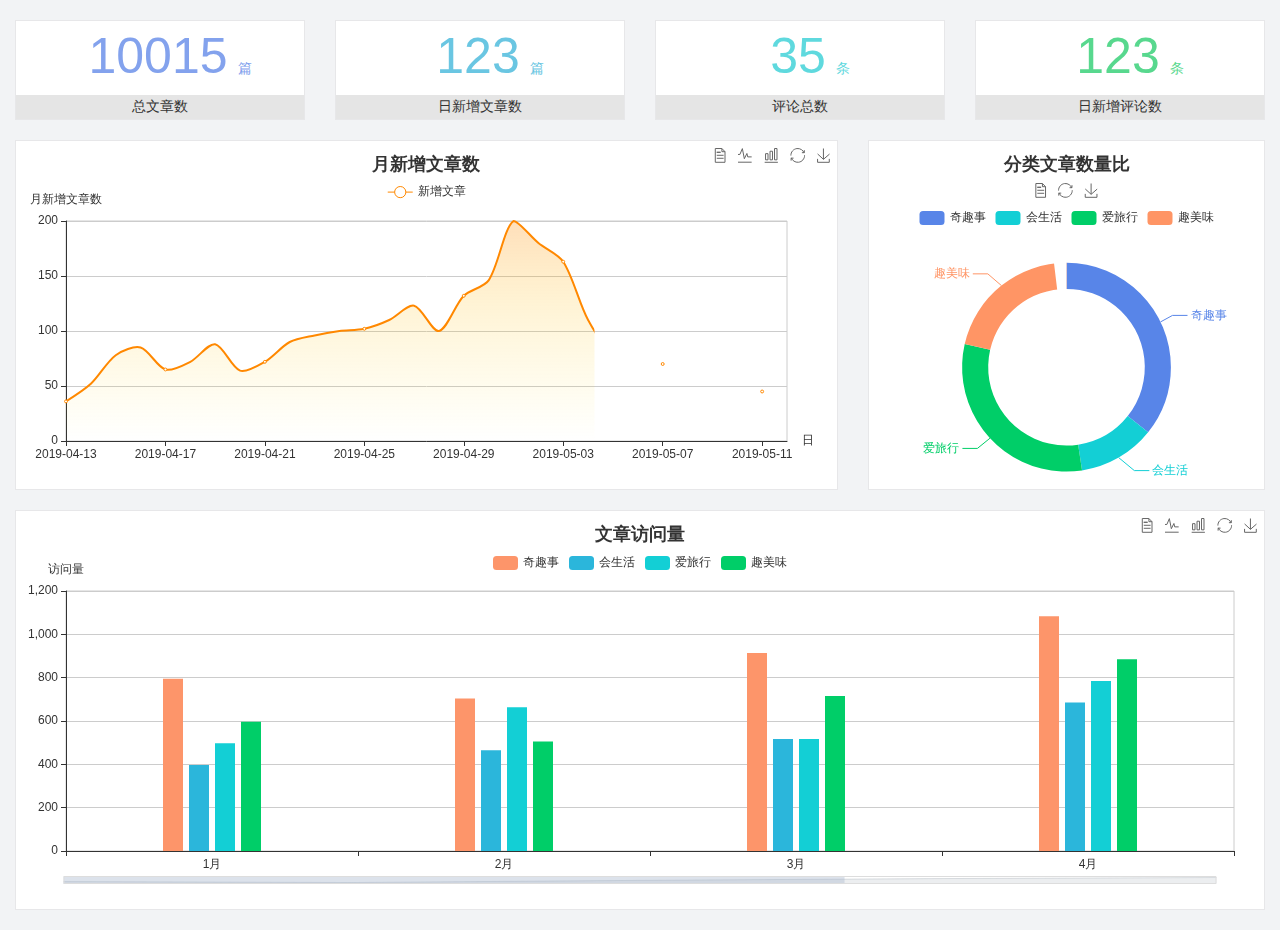
<file: home/dashboard.html>
<!DOCTYPE html>
<html lang="en">

<head>
    <meta charset="UTF-8">
    <meta name="viewport" content="width=device-width, initial-scale=1.0">
    <meta http-equiv="X-UA-Compatible" content="ie=edge">
    <title>图表统计</title>
    <link rel="stylesheet" href="../assets/lib/bootstrap.css" />
    <link rel="stylesheet" href="../assets/lib/main.css" />
    <script src="../assets/lib/jquery.js"></script>
    <script type="text/javascript" src="../assets/lib/echarts.min.js"></script>
</head>

<body>
    <div class="container-fluid">
        <div class="row spannel_list">
            <div class="col-sm-3 col-xs-6">
                <div class="spannel">
                    <em>10015</em><span>篇</span>
                    <b>总文章数</b>
                </div>
            </div>
            <div class="col-sm-3 col-xs-6">
                <div class="spannel scolor01">
                    <em>123</em><span>篇</span>
                    <b>日新增文章数</b>
                </div>
            </div>
            <div class="col-sm-3 col-xs-6">
                <div class="spannel scolor02">
                    <em>35</em><span>条</span>
                    <b>评论总数</b>
                </div>
            </div>
            <div class="col-sm-3 col-xs-6">
                <div class="spannel scolor03">
                    <em>123</em><span>条</span>
                    <b>日新增评论数</b>
                </div>
            </div>
        </div>
    </div>

    <div class="container-fluid">
        <div class="row curve-pie">
            <div class="col-lg-8 col-md-8">
                <div class="gragh_pannel" id="curve_show"></div>
            </div>
            <div class="col-lg-4 col-md-4">
                <div class="gragh_pannel" id="pie_show"></div>
            </div>
        </div>
    </div>

    <div class="container-fluid">
        <div class="column_pannel" id="column_show"></div>
    </div>

    <script>
        var oChart = echarts.init(document.getElementById('curve_show'));
        var aList_all = [{
            'count': 36,
            'date': '2019-04-13'
        }, {
            'count': 52,
            'date': '2019-04-14'
        }, {
            'count': 78,
            'date': '2019-04-15'
        }, {
            'count': 85,
            'date': '2019-04-16'
        }, {
            'count': 65,
            'date': '2019-04-17'
        }, {
            'count': 72,
            'date': '2019-04-18'
        }, {
            'count': 88,
            'date': '2019-04-19'
        }, {
            'count': 64,
            'date': '2019-04-20'
        }, {
            'count': 72,
            'date': '2019-04-21'
        }, {
            'count': 90,
            'date': '2019-04-22'
        }, {
            'count': 96,
            'date': '2019-04-23'
        }, {
            'count': 100,
            'date': '2019-04-24'
        }, {
            'count': 102,
            'date': '2019-04-25'
        }, {
            'count': 110,
            'date': '2019-04-26'
        }, {
            'count': 123,
            'date': '2019-04-27'
        }, {
            'count': 100,
            'date': '2019-04-28'
        }, {
            'count': 132,
            'date': '2019-04-29'
        }, {
            'count': 146,
            'date': '2019-04-30'
        }, {
            'count': 200,
            'date': '2019-05-01'
        }, {
            'count': 180,
            'date': '2019-05-02'
        }, {
            'count': 163,
            'date': '2019-05-03'
        }, {
            'count': 110,
            'date': '2019-05-04'
        }, {
            'count': 80,
            'date': '2019-05-05'
        }, {
            'count': 82,
            'date': '2019-05-06'
        }, {
            'count': 70,
            'date': '2019-05-07'
        }, {
            'count': 65,
            'date': '2019-05-08'
        }, {
            'count': 54,
            'date': '2019-05-09'
        }, {
            'count': 40,
            'date': '2019-05-10'
        }, {
            'count': 45,
            'date': '2019-05-11'
        }, {
            'count': 38,
            'date': '2019-05-12'
        }, ];

        let aCount = [];
        let aDate = [];

        for (var i = 0; i < aList_all.length; i++) {
            aCount.push(aList_all[i].count);
            aDate.push(aList_all[i].date);
        }

        var chartopt = {
            title: {
                text: '月新增文章数',
                left: 'center',
                top: '10'
            },
            tooltip: {
                trigger: 'axis'
            },
            legend: {
                data: ['新增文章'],
                top: '40'
            },
            toolbox: {
                show: true,
                feature: {
                    mark: {
                        show: true
                    },
                    dataView: {
                        show: true,
                        readOnly: false
                    },
                    magicType: {
                        show: true,
                        type: ['line', 'bar']
                    },
                    restore: {
                        show: true
                    },
                    saveAsImage: {
                        show: true
                    }
                }
            },
            calculable: true,
            xAxis: [{
                name: '日',
                type: 'category',
                boundaryGap: false,
                data: aDate
            }],
            yAxis: [{
                name: '月新增文章数',
                type: 'value'
            }],
            series: [{
                name: '新增文章',
                type: 'line',
                smooth: true,
                itemStyle: {
                    normal: {
                        areaStyle: {
                            type: 'default'
                        },
                        color: '#f80'
                    },
                    lineStyle: {
                        color: '#f80'
                    }
                },
                data: aCount
            }],
            areaStyle: {
                normal: {
                    color: new echarts.graphic.LinearGradient(0, 0, 0, 1, [{
                        offset: 0,
                        color: 'rgba(255,136,0,0.39)'
                    }, {
                        offset: .34,
                        color: 'rgba(255,180,0,0.25)'
                    }, {
                        offset: 1,
                        color: 'rgba(255,222,0,0.00)'
                    }])

                }
            },
            grid: {
                show: true,
                x: 50,
                x2: 50,
                y: 80,
                height: 220
            }
        };

        oChart.setOption(chartopt);


        var oPie = echarts.init(document.getElementById('pie_show'));
        var oPieopt = {
            title: {
                top: 10,
                text: '分类文章数量比',
                x: 'center'
            },
            tooltip: {
                trigger: 'item',
                formatter: "{a} <br/>{b} : {c} ({d}%)"
            },
            color: ['#5885e8', '#13cfd5', '#00ce68', '#ff9565'],
            legend: {
                x: 'center',
                top: 65,
                data: ['奇趣事', '会生活', '爱旅行', '趣美味']
            },
            toolbox: {
                show: true,
                x: 'center',
                top: 35,
                feature: {
                    mark: {
                        show: true
                    },
                    dataView: {
                        show: true,
                        readOnly: false
                    },
                    magicType: {
                        show: true,
                        type: ['pie', 'funnel'],
                        option: {
                            funnel: {
                                x: '25%',
                                width: '50%',
                                funnelAlign: 'left',
                                max: 1548
                            }
                        }
                    },
                    restore: {
                        show: true
                    },
                    saveAsImage: {
                        show: true
                    }
                }
            },
            calculable: true,
            series: [{
                name: '访问来源',
                type: 'pie',
                radius: ['45%', '60%'],
                center: ['50%', '65%'],
                data: [{
                    value: 300,
                    name: '奇趣事'
                }, {
                    value: 100,
                    name: '会生活'
                }, {
                    value: 260,
                    name: '爱旅行'
                }, {
                    value: 180,
                    name: '趣美味'
                }]
            }]
        };
        oPie.setOption(oPieopt);



        var oColumn = this.echarts.init(document.getElementById('column_show'));
        var oColumnopt = {
            title: {
                text: '文章访问量',
                left: 'center',
                top: '10'
            },
            tooltip: {
                trigger: 'axis'
            },
            legend: {
                data: ['奇趣事', '会生活', '爱旅行', '趣美味'],
                top: '40'
            },
            toolbox: {
                show: true,
                feature: {
                    mark: {
                        show: true
                    },
                    dataView: {
                        show: true,
                        readOnly: false
                    },
                    magicType: {
                        show: true,
                        type: ['line', 'bar']
                    },
                    restore: {
                        show: true
                    },
                    saveAsImage: {
                        show: true
                    }
                }
            },
            calculable: true,
            xAxis: [{
                type: 'category',
                data: ['1月', '2月', '3月', '4月', '5月']
            }],
            yAxis: [{
                name: '访问量',
                type: 'value'
            }],
            series: [{
                name: '奇趣事',
                type: 'bar',
                barWidth: 20,
                itemStyle: {
                    normal: {
                        areaStyle: {
                            type: 'default'
                        },
                        color: '#fd956a'
                    }
                },
                data: [800, 708, 920, 1090, 1200]
            }, {
                name: '会生活',
                type: 'bar',
                barWidth: 20,
                itemStyle: {
                    normal: {
                        areaStyle: {
                            type: 'default'
                        },
                        color: '#2bb6db'
                    }
                },
                data: [400, 468, 520, 690, 800]
            }, {
                name: '爱旅行',
                type: 'bar',
                barWidth: 20,
                itemStyle: {
                    normal: {
                        areaStyle: {
                            type: 'default'
                        },
                        color: '#13cfd5'
                    }
                },
                data: [500, 668, 520, 790, 900]
            }, {
                name: '趣美味',
                type: 'bar',
                barWidth: 20,
                itemStyle: {
                    normal: {
                        areaStyle: {
                            type: 'default'
                        },
                        color: '#00ce68'
                    }
                },
                data: [600, 508, 720, 890, 1000]
            }],
            grid: {
                show: true,
                x: 50,
                x2: 30,
                y: 80,
                height: 260
            },
            dataZoom: [ //给x轴设置滚动条
                {
                    start: 0, //默认为0
                    end: 100 - 1000 / 31, //默认为100
                    type: 'slider',
                    show: true,
                    xAxisIndex: [0],
                    handleSize: 0, //滑动条的 左右2个滑动条的大小
                    height: 8, //组件高度
                    left: 45, //左边的距离
                    right: 50, //右边的距离
                    bottom: 26, //右边的距离
                    handleColor: '#ddd', //h滑动图标的颜色
                    handleStyle: {
                        borderColor: "#cacaca",
                        borderWidth: "1",
                        shadowBlur: 2,
                        background: "#ddd",
                        shadowColor: "#ddd",
                    }
                }
            ]
        };
        oColumn.setOption(oColumnopt);
    </script>
</body>

</html>
</file>
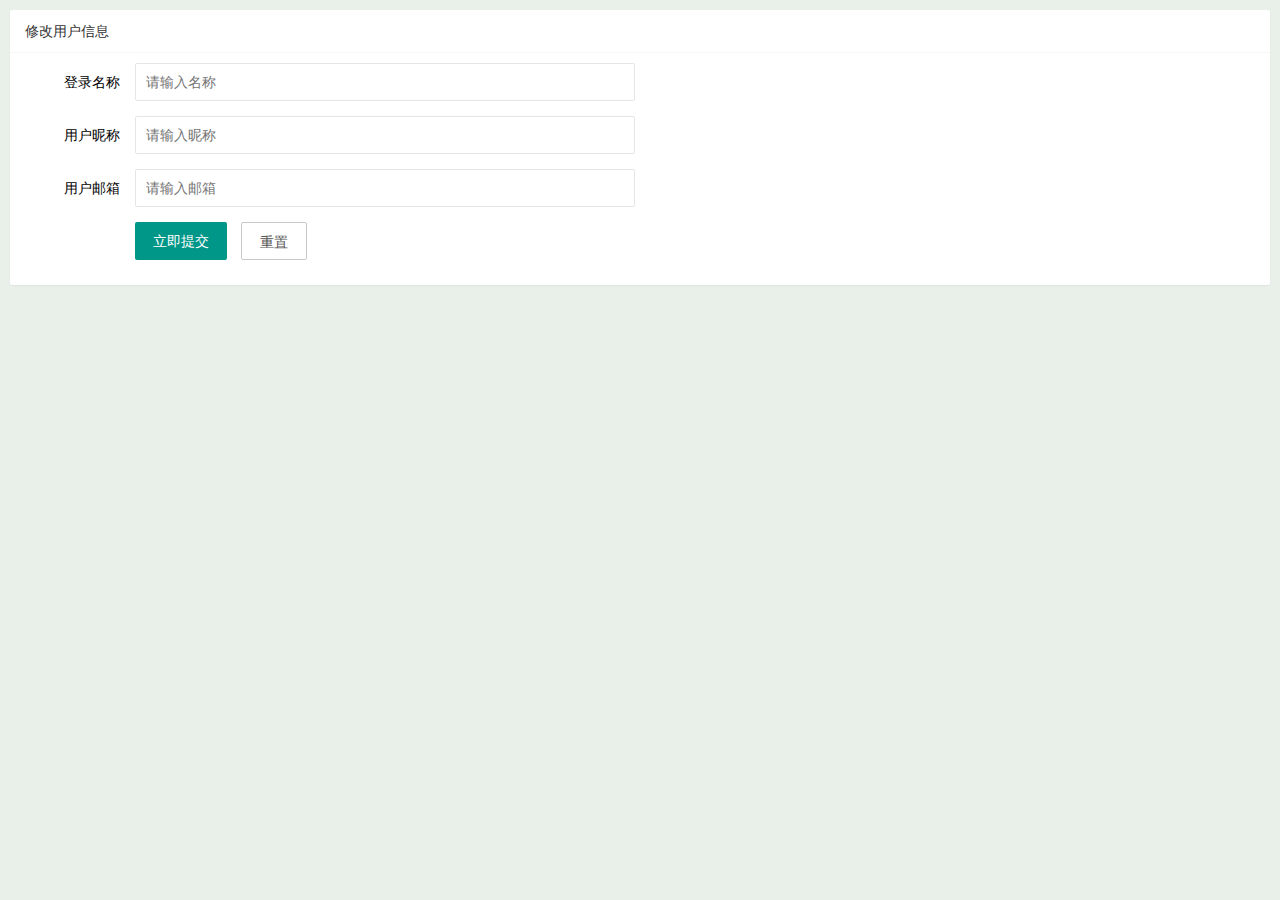
<file: user/user_info.html>
<!DOCTYPE html>
<html lang="en">

<head>
  <meta charset="UTF-8">
  <meta http-equiv="X-UA-Compatible" content="IE=edge">
  <meta name="viewport" content="width=device-width, initial-scale=1.0">
  <title>Document</title>
  <link rel="stylesheet" href="../assets/lib/layui/css/layui.css">
  <link rel="stylesheet" href="../assets/css/user/user_infos.css">
</head>

<body>
  <div class="layui-card">
    <div class="layui-card-header">修改用户信息</div>
    <div class="layui-card-body">
      <form class="layui-form" action="">
        <div class="layui-form-item">
          <label class="layui-form-label">登录名称</label>
          <div class="layui-input-block">
            <input type="text" name="username" required disabled placeholder="请输入名称" autocomplete="off"
              class="layui-input  layui-disabled">
          </div>
        </div>
        <div class="layui-form-item">
          <label class="layui-form-label">用户昵称</label>
          <div class="layui-input-block">
            <input type="text" name="nickname" required lay-verify="required|nickname" placeholder="请输入昵称"
              autocomplete="off" class="layui-input">
          </div>
        </div>
        <div class="layui-form-item">
          <label class="layui-form-label">用户邮箱</label>
          <div class="layui-input-block">
            <input type="text" name="email" required lay-verify="required|email" placeholder="请输入邮箱" autocomplete="off"
              class="layui-input">
          </div>
        </div>
        <div class="layui-form-item">
          <div class="layui-input-block">
            <button class="layui-btn tijioa" lay-submit lay-filter="formDemo">立即提交</button>
            <button type="reset" id="deletFrom" class="layui-btn layui-btn-primary ">重置</button>
          </div>
        </div>
      </form>
    </div>
  </div>
  <!-- 导入jq -->
  <script src="../assets/lib/jquery.js"></script>
  <script src="../assets/lib/layui/layui.js"></script>

  <!-- 导入自己的js脚本 -->
  <script src="../assets/js/user/user_infos.js"></script>

</body>

</html>
</file>
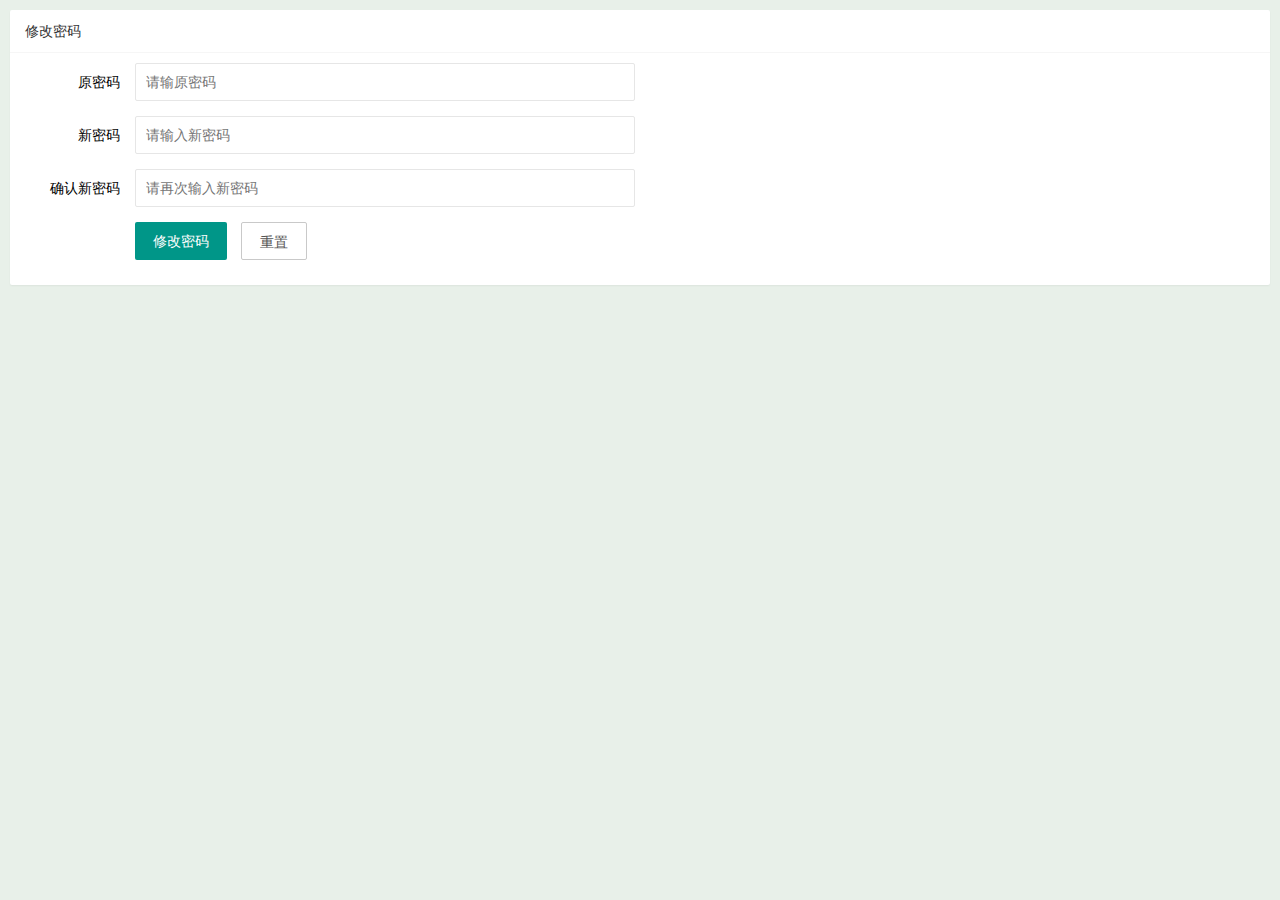
<file: user/user_pwd.html>
<!DOCTYPE html>
<html lang="en">

<head>
  <meta charset="UTF-8">
  <meta http-equiv="X-UA-Compatible" content="IE=edge">
  <meta name="viewport" content="width=device-width, initial-scale=1.0">
  <title>Document</title>
  <link rel="stylesheet" href="../assets/lib/layui/css/layui.css">
  <link rel="stylesheet" href="../assets/css/user/user_pwds.css">
</head>

<body>
  <div class="layui-card">
    <div class="layui-card-header">修改密码</div>
    <div class="layui-card-body">
      <form class="layui-form" action="">
        <div class="layui-form-item">
          <label class="layui-form-label">原密码</label>
          <div class="layui-input-block">
            <input type="text" name="oldPwd" id="oldPwd" required lay-verify="required|pass" placeholder="请输原密码"
              autocomplete="off" class="layui-input">
          </div>
        </div>
        <div class="layui-form-item">
          <label class="layui-form-label">新密码</label>
          <div class="layui-input-block">
            <input type="text" name="newPwd" id="newPwd" required lay-verify="required|pass|identical"
              placeholder="请输入新密码" autocomplete="off" class="layui-input">
          </div>
        </div>
        <div class="layui-form-item">
          <label class="layui-form-label">确认新密码</label>
          <div class="layui-input-block">
            <input type="text" name="rePwd" id="rePwd" required lay-verify="required|confirmPass|pass"
              placeholder="请再次输入新密码" autocomplete="off" class="layui-input">
          </div>
        </div>
        <div class="layui-form-item">
          <div class="layui-input-block">
            <button class="layui-btn" lay-submit lay-filter="formDemo">修改密码</button>
            <button type="reset" class="layui-btn layui-btn-primary">重置</button>
          </div>
        </div>
      </form>
    </div>
  </div>
  <script src="../assets/lib/jquery.js"></script>
  <script src="../assets/lib/layui/layui.js"></script>
  <script src="../assets/js/user/user_pwds.js"></script>
</body>

</html>
</file>
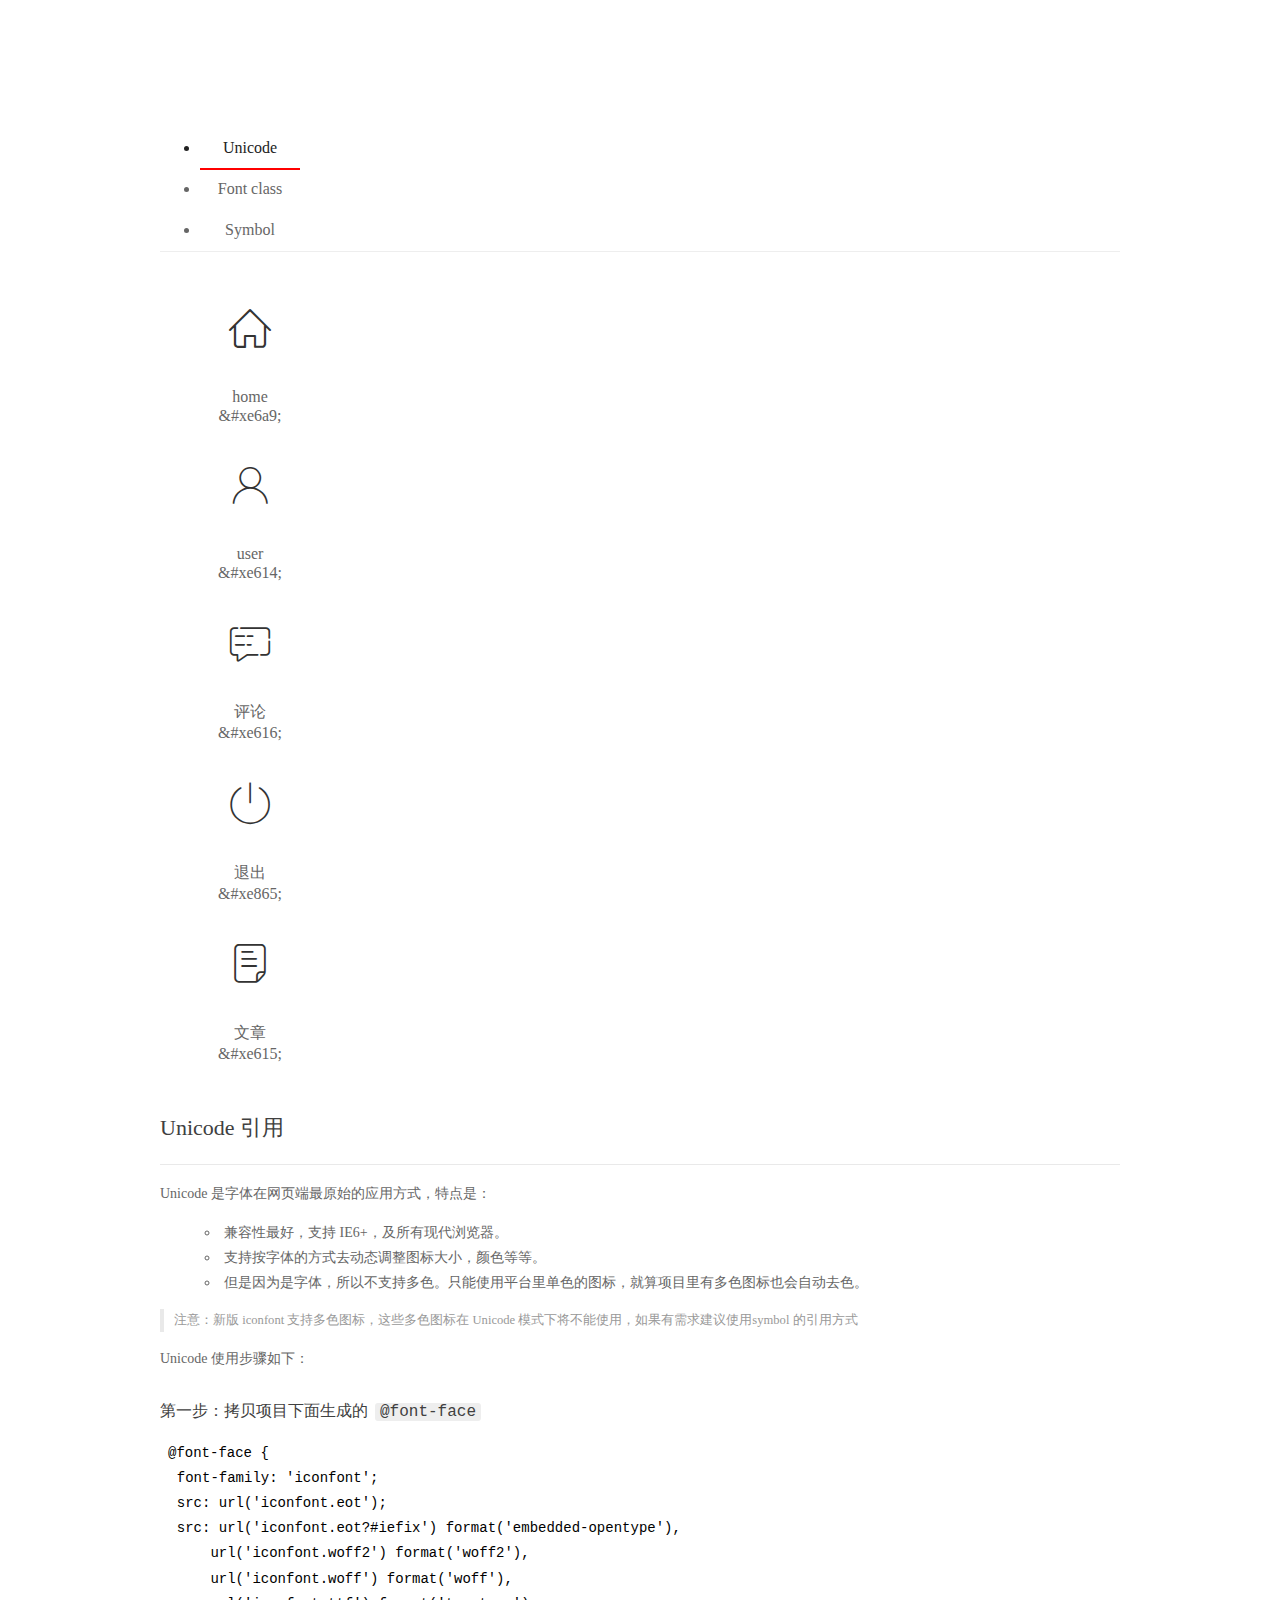
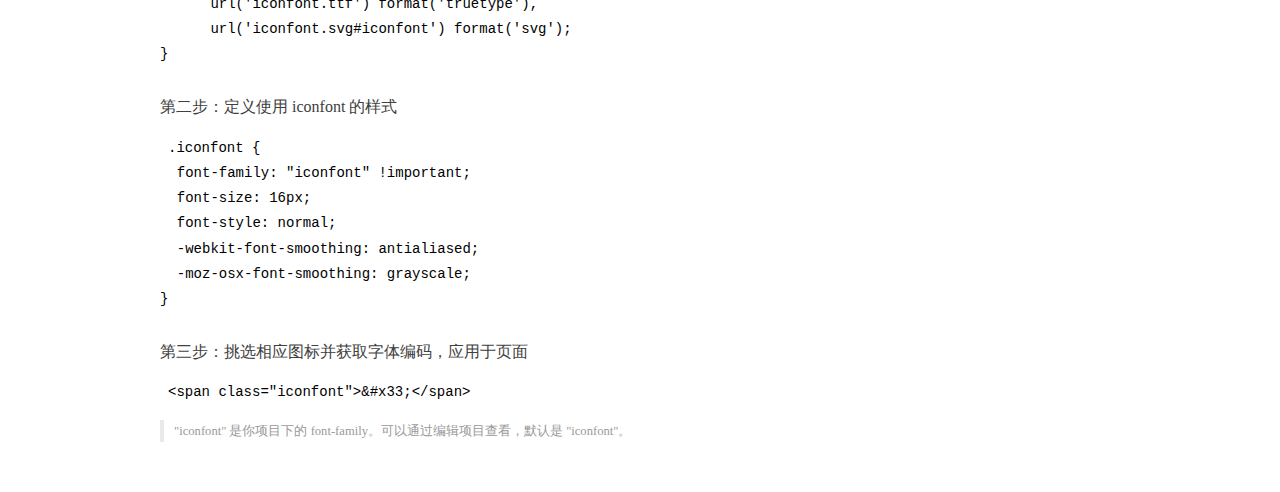
<file: assets/fonts/demo_index.html>
<!DOCTYPE html>
<html>
<head>
  <meta charset="utf-8"/>
  <title>IconFont Demo</title>
  <link rel="shortcut icon" href="https://gtms04.alicdn.com/tps/i4/TB1_oz6GVXXXXaFXpXXJDFnIXXX-64-64.ico" type="image/x-icon"/>
  <link rel="stylesheet" href="https://g.alicdn.com/thx/cube/1.3.2/cube.min.css">
  <link rel="stylesheet" href="demo.css">
  <link rel="stylesheet" href="iconfont.css">
  <script src="iconfont.js"></script>
  <!-- jQuery -->
  <script src="https://a1.alicdn.com/oss/uploads/2018/12/26/7bfddb60-08e8-11e9-9b04-53e73bb6408b.js"></script>
  <!-- 代码高亮 -->
  <script src="https://a1.alicdn.com/oss/uploads/2018/12/26/a3f714d0-08e6-11e9-8a15-ebf944d7534c.js"></script>
</head>
<body>
  <div class="main">
    <h1 class="logo"><a href="https://www.iconfont.cn/" title="iconfont 首页" target="_blank">&#xe86b;</a></h1>
    <div class="nav-tabs">
      <ul id="tabs" class="dib-box">
        <li class="dib active"><span>Unicode</span></li>
        <li class="dib"><span>Font class</span></li>
        <li class="dib"><span>Symbol</span></li>
      </ul>
      
    </div>
    <div class="tab-container">
      <div class="content unicode" style="display: block;">
          <ul class="icon_lists dib-box">
          
            <li class="dib">
              <span class="icon iconfont">&#xe6a9;</span>
                <div class="name">home</div>
                <div class="code-name">&amp;#xe6a9;</div>
              </li>
          
            <li class="dib">
              <span class="icon iconfont">&#xe614;</span>
                <div class="name">user</div>
                <div class="code-name">&amp;#xe614;</div>
              </li>
          
            <li class="dib">
              <span class="icon iconfont">&#xe616;</span>
                <div class="name">评论</div>
                <div class="code-name">&amp;#xe616;</div>
              </li>
          
            <li class="dib">
              <span class="icon iconfont">&#xe865;</span>
                <div class="name">退出</div>
                <div class="code-name">&amp;#xe865;</div>
              </li>
          
            <li class="dib">
              <span class="icon iconfont">&#xe615;</span>
                <div class="name">文章</div>
                <div class="code-name">&amp;#xe615;</div>
              </li>
          
          </ul>
          <div class="article markdown">
          <h2 id="unicode-">Unicode 引用</h2>
          <hr>

          <p>Unicode 是字体在网页端最原始的应用方式，特点是：</p>
          <ul>
            <li>兼容性最好，支持 IE6+，及所有现代浏览器。</li>
            <li>支持按字体的方式去动态调整图标大小，颜色等等。</li>
            <li>但是因为是字体，所以不支持多色。只能使用平台里单色的图标，就算项目里有多色图标也会自动去色。</li>
          </ul>
          <blockquote>
            <p>注意：新版 iconfont 支持多色图标，这些多色图标在 Unicode 模式下将不能使用，如果有需求建议使用symbol 的引用方式</p>
          </blockquote>
          <p>Unicode 使用步骤如下：</p>
          <h3 id="-font-face">第一步：拷贝项目下面生成的 <code>@font-face</code></h3>
<pre><code class="language-css"
>@font-face {
  font-family: 'iconfont';
  src: url('iconfont.eot');
  src: url('iconfont.eot?#iefix') format('embedded-opentype'),
      url('iconfont.woff2') format('woff2'),
      url('iconfont.woff') format('woff'),
      url('iconfont.ttf') format('truetype'),
      url('iconfont.svg#iconfont') format('svg');
}
</code></pre>
          <h3 id="-iconfont-">第二步：定义使用 iconfont 的样式</h3>
<pre><code class="language-css"
>.iconfont {
  font-family: "iconfont" !important;
  font-size: 16px;
  font-style: normal;
  -webkit-font-smoothing: antialiased;
  -moz-osx-font-smoothing: grayscale;
}
</code></pre>
          <h3 id="-">第三步：挑选相应图标并获取字体编码，应用于页面</h3>
<pre>
<code class="language-html"
>&lt;span class="iconfont"&gt;&amp;#x33;&lt;/span&gt;
</code></pre>
          <blockquote>
            <p>"iconfont" 是你项目下的 font-family。可以通过编辑项目查看，默认是 "iconfont"。</p>
          </blockquote>
          </div>
      </div>
      <div class="content font-class">
        <ul class="icon_lists dib-box">
          
          <li class="dib">
            <span class="icon iconfont icon-home"></span>
            <div class="name">
              home
            </div>
            <div class="code-name">.icon-home
            </div>
          </li>
          
          <li class="dib">
            <span class="icon iconfont icon-user"></span>
            <div class="name">
              user
            </div>
            <div class="code-name">.icon-user
            </div>
          </li>
          
          <li class="dib">
            <span class="icon iconfont icon-pinglun"></span>
            <div class="name">
              评论
            </div>
            <div class="code-name">.icon-pinglun
            </div>
          </li>
          
          <li class="dib">
            <span class="icon iconfont icon-tuichu"></span>
            <div class="name">
              退出
            </div>
            <div class="code-name">.icon-tuichu
            </div>
          </li>
          
          <li class="dib">
            <span class="icon iconfont icon-16"></span>
            <div class="name">
              文章
            </div>
            <div class="code-name">.icon-16
            </div>
          </li>
          
        </ul>
        <div class="article markdown">
        <h2 id="font-class-">font-class 引用</h2>
        <hr>

        <p>font-class 是 Unicode 使用方式的一种变种，主要是解决 Unicode 书写不直观，语意不明确的问题。</p>
        <p>与 Unicode 使用方式相比，具有如下特点：</p>
        <ul>
          <li>兼容性良好，支持 IE8+，及所有现代浏览器。</li>
          <li>相比于 Unicode 语意明确，书写更直观。可以很容易分辨这个 icon 是什么。</li>
          <li>因为使用 class 来定义图标，所以当要替换图标时，只需要修改 class 里面的 Unicode 引用。</li>
          <li>不过因为本质上还是使用的字体，所以多色图标还是不支持的。</li>
        </ul>
        <p>使用步骤如下：</p>
        <h3 id="-fontclass-">第一步：引入项目下面生成的 fontclass 代码：</h3>
<pre><code class="language-html">&lt;link rel="stylesheet" href="./iconfont.css"&gt;
</code></pre>
        <h3 id="-">第二步：挑选相应图标并获取类名，应用于页面：</h3>
<pre><code class="language-html">&lt;span class="iconfont icon-xxx"&gt;&lt;/span&gt;
</code></pre>
        <blockquote>
          <p>"
            iconfont" 是你项目下的 font-family。可以通过编辑项目查看，默认是 "iconfont"。</p>
        </blockquote>
      </div>
      </div>
      <div class="content symbol">
          <ul class="icon_lists dib-box">
          
            <li class="dib">
                <svg class="icon svg-icon" aria-hidden="true">
                  <use xlink:href="#icon-home"></use>
                </svg>
                <div class="name">home</div>
                <div class="code-name">#icon-home</div>
            </li>
          
            <li class="dib">
                <svg class="icon svg-icon" aria-hidden="true">
                  <use xlink:href="#icon-user"></use>
                </svg>
                <div class="name">user</div>
                <div class="code-name">#icon-user</div>
            </li>
          
            <li class="dib">
                <svg class="icon svg-icon" aria-hidden="true">
                  <use xlink:href="#icon-pinglun"></use>
                </svg>
                <div class="name">评论</div>
                <div class="code-name">#icon-pinglun</div>
            </li>
          
            <li class="dib">
                <svg class="icon svg-icon" aria-hidden="true">
                  <use xlink:href="#icon-tuichu"></use>
                </svg>
                <div class="name">退出</div>
                <div class="code-name">#icon-tuichu</div>
            </li>
          
            <li class="dib">
                <svg class="icon svg-icon" aria-hidden="true">
                  <use xlink:href="#icon-16"></use>
                </svg>
                <div class="name">文章</div>
                <div class="code-name">#icon-16</div>
            </li>
          
          </ul>
          <div class="article markdown">
          <h2 id="symbol-">Symbol 引用</h2>
          <hr>

          <p>这是一种全新的使用方式，应该说这才是未来的主流，也是平台目前推荐的用法。相关介绍可以参考这篇<a href="">文章</a>
            这种用法其实是做了一个 SVG 的集合，与另外两种相比具有如下特点：</p>
          <ul>
            <li>支持多色图标了，不再受单色限制。</li>
            <li>通过一些技巧，支持像字体那样，通过 <code>font-size</code>, <code>color</code> 来调整样式。</li>
            <li>兼容性较差，支持 IE9+，及现代浏览器。</li>
            <li>浏览器渲染 SVG 的性能一般，还不如 png。</li>
          </ul>
          <p>使用步骤如下：</p>
          <h3 id="-symbol-">第一步：引入项目下面生成的 symbol 代码：</h3>
<pre><code class="language-html">&lt;script src="./iconfont.js"&gt;&lt;/script&gt;
</code></pre>
          <h3 id="-css-">第二步：加入通用 CSS 代码（引入一次就行）：</h3>
<pre><code class="language-html">&lt;style&gt;
.icon {
  width: 1em;
  height: 1em;
  vertical-align: -0.15em;
  fill: currentColor;
  overflow: hidden;
}
&lt;/style&gt;
</code></pre>
          <h3 id="-">第三步：挑选相应图标并获取类名，应用于页面：</h3>
<pre><code class="language-html">&lt;svg class="icon" aria-hidden="true"&gt;
  &lt;use xlink:href="#icon-xxx"&gt;&lt;/use&gt;
&lt;/svg&gt;
</code></pre>
          </div>
      </div>

    </div>
  </div>
  <script>
  $(document).ready(function () {
      $('.tab-container .content:first').show()

      $('#tabs li').click(function (e) {
        var tabContent = $('.tab-container .content')
        var index = $(this).index()

        if ($(this).hasClass('active')) {
          return
        } else {
          $('#tabs li').removeClass('active')
          $(this).addClass('active')

          tabContent.hide().eq(index).fadeIn()
        }
      })
    })
  </script>
</body>
</html>
</file>
<file: assets/lib/main.css>
body{
    font-family:'MicroSoft YaHei';
    background-color: #f2f3f5;
}
.main_wrap{
    position:fixed;
    width:100%;
    height:100%;
    left:0px;
    top:0px;
    background:url('../images/login_bg.jpg'); 
    background-size:100% 100%; 
  }
.header{
    width:1200px;
    overflow: hidden;
    margin:20px auto 0;
}
.heade .logo{
    float: left;
}
.header .copyright{
    float:right;
    font-size:12px;
    color:#fff;
    text-align:right;
    line-height:20px;
    margin-top:10px;
}
.login_form_con{
    position:absolute;
    left:50%;
    top:50%;
    margin-left:-200px;
    margin-top:-155px;
    width:400px;
    height:310px;
    background-color: #edeff0;
}

.login_form{
    position: relative;
}

.login_form .icon-user{
    position:absolute;
    font-size:16px;
    color:#999;
    left:46px;
    top:12px;
}
.login_form .icon-key{
    position:absolute;
    font-size:18px;
    color:#999;
    left:46px;
    top:78px;
}
.login_title{
    height:60px;
    background:url('../images/login_title.png') center center no-repeat #fff;
}
.input_txt,.input_pass,.input_sub{
    display:block;
    width:334px;
    height:37px;
    padding:0px;
    text-indent:40px;
    border:1px solid #ddd;
    margin:27px auto 0;
    outline:none;
}
.input_sub{
    margin-top:40px;
    height:42px;
    background-color: #19b9e7;
    text-indent:0px;
    font-size:18px;
    color:#fff;
    cursor: pointer;
}
.input_sub:hover{
    background-color: #08a0cc;
}

.sider{
    position:fixed;
    left:0;
    top:0;
    bottom:0;
    width:210px;
    background-color: #323745;
}
.sider .logo{
    display:block;
    height:56px;
    background-color: #242732;
    overflow: hidden;
}
.sider .logo img{
    display:block;
    margin:6px auto 0;
}
.user_info{
    height:79px;
    border-bottom:1px solid #5a5e6b;
}

.user_info img{
    float: left;
    width:40px;
    height:40px;
    border-radius:20px;
    margin:19px 0 0 30px;
}
.user_info span{
    float: left;
    width:120px;
    font-size:12px;
    color:#fff;
    margin:23px 0 0 20px;
}
.user_info b{
    float: left;
    width: 120px;
    font-weight:normal;
    font-size:12px;
    color:#adafb5;
    margin:2px 0 0 20px;
}

.menu .level01{
    height:50px;
    line-height:50px;
}
.menu .level01 a{
    display:block;
    height:50px;
    font-size:12px;
    color:#adafb5;
    overflow: hidden;
}
.menu .level01.active a{
    background-color: #1378f0;
    color:#fff;
}
.menu .level01.active i{
    color:#fff;
}

.menu .level01 a:hover{
    background-color: #1378f0;
    color:#fff;
}
.menu .level01 a:hover i{
    color:#fff;
}
.menu .level01 i{
    color:#61646f;
    font-size:22px;
    float: left;
    margin-left:26px;
}
.menu .level01 span{
    float: left;
    margin-left:10px;
}
.menu .level01 b{
    float: right;
    margin-right:20px;
    font-weight:normal;
    transform:rotate(90deg);
    transition:all 500ms ease;
}

.menu .level01 .rotate0{
    transform:rotate(0deg);
}

.menu .level02{
    background: #242732;
    display:none;
}


.menu .level02 li{
    height:40px;
    line-height:40px;
}
.menu .level02 li a{
    display:block;
    height:40px;
    font-size:12px;
    color:#adafb5;
    overflow: hidden;
}

.menu .level02 li a:hover{
    background-color: #1378f0;
    color:#fff;
}

.menu .level02 li i{
    font-size:12px;
    float: left;
    margin-left:60px;
}
.menu .level02 li span{
    font-size:12px;
    float: left;
    margin-left:5px;
}

.menu .level02 .active a{
    color:#ffae00;
}

.header_bar{
    position:fixed;
    left:210px;
    right:0;
    top:0;
    height:56px;
    background-color: #fff;
}

.main{
    position:fixed;
    left:210px;
    top:56px;
    right:0;
    bottom:0;
    background-color: #f2f3f5;
}

.search_form{
    width:218px;
    height:33px;
    border:1px solid #ddd;
    background-color: #f2f3f5;
    border-radius:16px;
    float: left;
    margin:12px 0 0 27px;
}

.search_form input{
    padding:0px;
    margin:0px;
    border:0px;
    float: left;
    background-color: #f2f3f5;
    font-size:12px;
    width:175px;
    height:31px;
    margin-left:12px;
    outline:none;
   
}

.search_form .icon-search{
    line-height:33px;
    cursor: pointer;
    font-size:18px;
    color:#abaebb;
}
.user_center_link{
    float:right;

}
.user_center_link a{
    line-height:56px;
    font-size:12px;
    color:#999;
    margin-right:15px;
}
.user_center_link a:hover{
    color:#ffae00
}

.user_center_link img{
    width:42px;
    height:42px;
    border-radius:32px;
    margin-right:10px;
}

.spannel_list{
    margin-top:20px;
}

.spannel{
	height:100px;
	overflow:hidden;
	text-align:center;
    position:relative;
    background-color: #fff;
    border:1px solid #e7e7e9;
    margin-bottom:20px;
}

.spannel em{
    font-style:normal;
	font-size:50px;
	line-height:50px;
	display:inline-block;
	margin:10px 0 0 20px;
	font-family:'Arial';
	color:#83a2ed;
}

.spannel span{
	font-size:14px;
	display:inline-block;
	color:#83a2ed;
	margin-left:10px;
}

.spannel b{
	position:absolute;
	left:0;
	bottom:0;
	width:100%;
	line-height:24px;
	background:#e5e5e5;
	color:#333;
	font-size:14px;
	font-weight:normal;
}

.scolor01 em,.scolor01 span{
	color:#6ac6e2;
}

.scolor02 em,.scolor02 span{
	color:#5fd9de;
}

.scolor03 em,.scolor03 span{
	color:#58d88e;
}


.gragh_pannel{
    height:350px;
    border:1px solid #e7e7e9;
    background-color: #fff!important; 
    margin-bottom:20px;  
}

.column_pannel{
    margin-bottom:20px;
    height:400px;
    border:1px solid #e7e7e9;
    background-color: #fff!important;   
}

.common_title{
    line-height:42px;
    background-color: #fbfbfb;
    border:1px solid #e7e7e9;
    margin-top:20px;
    text-indent: 15px;
    font-size:14px;
    color:#333;
}

.common_con{
    border:1px solid #e7e7e9;
    border-top:0px;
    background-color: #fff;
    padding-bottom:20px;
    margin-bottom:20px;
}
.opt_btns{
    margin-top:20px;
}

.mp20{
    margin-top:20px;
}

.pagination{   
   margin:0;
}

.article_form{
    margin-top:20px;
}

.form-group{
    margin-bottom:25px;
}

.form-group label{
    font-weight:normal;
    color:#666;
}

.icon-icondate{
    line-height:16px;
}

.user_pic{
    width:100px;
    height:100px;
    margin-bottom:10px;
}

.article_cover{
    width:200px;
    height:200px;
    margin-bottom:10px;
}
</file>
<file: assets/lib/layui/css/layui.css>
/** layui-v2.5.5 MIT License By https://www.layui.com */
 .layui-inline,img{display:inline-block;vertical-align:middle}h1,h2,h3,h4,h5,h6{font-weight:400}.layui-edge,.layui-header,.layui-inline,.layui-main{position:relative}.layui-body,.layui-edge,.layui-elip{overflow:hidden}.layui-btn,.layui-edge,.layui-inline,img{vertical-align:middle}.layui-btn,.layui-disabled,.layui-icon,.layui-unselect{-moz-user-select:none;-webkit-user-select:none;-ms-user-select:none}.layui-elip,.layui-form-checkbox span,.layui-form-pane .layui-form-label{text-overflow:ellipsis;white-space:nowrap}.layui-breadcrumb,.layui-tree-btnGroup{visibility:hidden}blockquote,body,button,dd,div,dl,dt,form,h1,h2,h3,h4,h5,h6,input,li,ol,p,pre,td,textarea,th,ul{margin:0;padding:0;-webkit-tap-highlight-color:rgba(0,0,0,0)}a:active,a:hover{outline:0}img{border:none}li{list-style:none}table{border-collapse:collapse;border-spacing:0}h4,h5,h6{font-size:100%}button,input,optgroup,option,select,textarea{font-family:inherit;font-size:inherit;font-style:inherit;font-weight:inherit;outline:0}pre{white-space:pre-wrap;white-space:-moz-pre-wrap;white-space:-pre-wrap;white-space:-o-pre-wrap;word-wrap:break-word}body{line-height:24px;font:14px Helvetica Neue,Helvetica,PingFang SC,Tahoma,Arial,sans-serif}hr{height:1px;margin:10px 0;border:0;clear:both}a{color:#333;text-decoration:none}a:hover{color:#777}a cite{font-style:normal;*cursor:pointer}.layui-border-box,.layui-border-box *{box-sizing:border-box}.layui-box,.layui-box *{box-sizing:content-box}.layui-clear{clear:both;*zoom:1}.layui-clear:after{content:'\20';clear:both;*zoom:1;display:block;height:0}.layui-inline{*display:inline;*zoom:1}.layui-edge{display:inline-block;width:0;height:0;border-width:6px;border-style:dashed;border-color:transparent}.layui-edge-top{top:-4px;border-bottom-color:#999;border-bottom-style:solid}.layui-edge-right{border-left-color:#999;border-left-style:solid}.layui-edge-bottom{top:2px;border-top-color:#999;border-top-style:solid}.layui-edge-left{border-right-color:#999;border-right-style:solid}.layui-disabled,.layui-disabled:hover{color:#d2d2d2!important;cursor:not-allowed!important}.layui-circle{border-radius:100%}.layui-show{display:block!important}.layui-hide{display:none!important}@font-face{font-family:layui-icon;src:url(../font/iconfont.eot?v=250);src:url(../font/iconfont.eot?v=250#iefix) format('embedded-opentype'),url(../font/iconfont.woff2?v=250) format('woff2'),url(../font/iconfont.woff?v=250) format('woff'),url(../font/iconfont.ttf?v=250) format('truetype'),url(../font/iconfont.svg?v=250#layui-icon) format('svg')}.layui-icon{font-family:layui-icon!important;font-size:16px;font-style:normal;-webkit-font-smoothing:antialiased;-moz-osx-font-smoothing:grayscale}.layui-icon-reply-fill:before{content:"\e611"}.layui-icon-set-fill:before{content:"\e614"}.layui-icon-menu-fill:before{content:"\e60f"}.layui-icon-search:before{content:"\e615"}.layui-icon-share:before{content:"\e641"}.layui-icon-set-sm:before{content:"\e620"}.layui-icon-engine:before{content:"\e628"}.layui-icon-close:before{content:"\1006"}.layui-icon-close-fill:before{content:"\1007"}.layui-icon-chart-screen:before{content:"\e629"}.layui-icon-star:before{content:"\e600"}.layui-icon-circle-dot:before{content:"\e617"}.layui-icon-chat:before{content:"\e606"}.layui-icon-release:before{content:"\e609"}.layui-icon-list:before{content:"\e60a"}.layui-icon-chart:before{content:"\e62c"}.layui-icon-ok-circle:before{content:"\1005"}.layui-icon-layim-theme:before{content:"\e61b"}.layui-icon-table:before{content:"\e62d"}.layui-icon-right:before{content:"\e602"}.layui-icon-left:before{content:"\e603"}.layui-icon-cart-simple:before{content:"\e698"}.layui-icon-face-cry:before{content:"\e69c"}.layui-icon-face-smile:before{content:"\e6af"}.layui-icon-survey:before{content:"\e6b2"}.layui-icon-tree:before{content:"\e62e"}.layui-icon-upload-circle:before{content:"\e62f"}.layui-icon-add-circle:before{content:"\e61f"}.layui-icon-download-circle:before{content:"\e601"}.layui-icon-templeate-1:before{content:"\e630"}.layui-icon-util:before{content:"\e631"}.layui-icon-face-surprised:before{content:"\e664"}.layui-icon-edit:before{content:"\e642"}.layui-icon-speaker:before{content:"\e645"}.layui-icon-down:before{content:"\e61a"}.layui-icon-file:before{content:"\e621"}.layui-icon-layouts:before{content:"\e632"}.layui-icon-rate-half:before{content:"\e6c9"}.layui-icon-add-circle-fine:before{content:"\e608"}.layui-icon-prev-circle:before{content:"\e633"}.layui-icon-read:before{content:"\e705"}.layui-icon-404:before{content:"\e61c"}.layui-icon-carousel:before{content:"\e634"}.layui-icon-help:before{content:"\e607"}.layui-icon-code-circle:before{content:"\e635"}.layui-icon-water:before{content:"\e636"}.layui-icon-username:before{content:"\e66f"}.layui-icon-find-fill:before{content:"\e670"}.layui-icon-about:before{content:"\e60b"}.layui-icon-location:before{content:"\e715"}.layui-icon-up:before{content:"\e619"}.layui-icon-pause:before{content:"\e651"}.layui-icon-date:before{content:"\e637"}.layui-icon-layim-uploadfile:before{content:"\e61d"}.layui-icon-delete:before{content:"\e640"}.layui-icon-play:before{content:"\e652"}.layui-icon-top:before{content:"\e604"}.layui-icon-friends:before{content:"\e612"}.layui-icon-refresh-3:before{content:"\e9aa"}.layui-icon-ok:before{content:"\e605"}.layui-icon-layer:before{content:"\e638"}.layui-icon-face-smile-fine:before{content:"\e60c"}.layui-icon-dollar:before{content:"\e659"}.layui-icon-group:before{content:"\e613"}.layui-icon-layim-download:before{content:"\e61e"}.layui-icon-picture-fine:before{content:"\e60d"}.layui-icon-link:before{content:"\e64c"}.layui-icon-diamond:before{content:"\e735"}.layui-icon-log:before{content:"\e60e"}.layui-icon-rate-solid:before{content:"\e67a"}.layui-icon-fonts-del:before{content:"\e64f"}.layui-icon-unlink:before{content:"\e64d"}.layui-icon-fonts-clear:before{content:"\e639"}.layui-icon-triangle-r:before{content:"\e623"}.layui-icon-circle:before{content:"\e63f"}.layui-icon-radio:before{content:"\e643"}.layui-icon-align-center:before{content:"\e647"}.layui-icon-align-right:before{content:"\e648"}.layui-icon-align-left:before{content:"\e649"}.layui-icon-loading-1:before{content:"\e63e"}.layui-icon-return:before{content:"\e65c"}.layui-icon-fonts-strong:before{content:"\e62b"}.layui-icon-upload:before{content:"\e67c"}.layui-icon-dialogue:before{content:"\e63a"}.layui-icon-video:before{content:"\e6ed"}.layui-icon-headset:before{content:"\e6fc"}.layui-icon-cellphone-fine:before{content:"\e63b"}.layui-icon-add-1:before{content:"\e654"}.layui-icon-face-smile-b:before{content:"\e650"}.layui-icon-fonts-html:before{content:"\e64b"}.layui-icon-form:before{content:"\e63c"}.layui-icon-cart:before{content:"\e657"}.layui-icon-camera-fill:before{content:"\e65d"}.layui-icon-tabs:before{content:"\e62a"}.layui-icon-fonts-code:before{content:"\e64e"}.layui-icon-fire:before{content:"\e756"}.layui-icon-set:before{content:"\e716"}.layui-icon-fonts-u:before{content:"\e646"}.layui-icon-triangle-d:before{content:"\e625"}.layui-icon-tips:before{content:"\e702"}.layui-icon-picture:before{content:"\e64a"}.layui-icon-more-vertical:before{content:"\e671"}.layui-icon-flag:before{content:"\e66c"}.layui-icon-loading:before{content:"\e63d"}.layui-icon-fonts-i:before{content:"\e644"}.layui-icon-refresh-1:before{content:"\e666"}.layui-icon-rmb:before{content:"\e65e"}.layui-icon-home:before{content:"\e68e"}.layui-icon-user:before{content:"\e770"}.layui-icon-notice:before{content:"\e667"}.layui-icon-login-weibo:before{content:"\e675"}.layui-icon-voice:before{content:"\e688"}.layui-icon-upload-drag:before{content:"\e681"}.layui-icon-login-qq:before{content:"\e676"}.layui-icon-snowflake:before{content:"\e6b1"}.layui-icon-file-b:before{content:"\e655"}.layui-icon-template:before{content:"\e663"}.layui-icon-auz:before{content:"\e672"}.layui-icon-console:before{content:"\e665"}.layui-icon-app:before{content:"\e653"}.layui-icon-prev:before{content:"\e65a"}.layui-icon-website:before{content:"\e7ae"}.layui-icon-next:before{content:"\e65b"}.layui-icon-component:before{content:"\e857"}.layui-icon-more:before{content:"\e65f"}.layui-icon-login-wechat:before{content:"\e677"}.layui-icon-shrink-right:before{content:"\e668"}.layui-icon-spread-left:before{content:"\e66b"}.layui-icon-camera:before{content:"\e660"}.layui-icon-note:before{content:"\e66e"}.layui-icon-refresh:before{content:"\e669"}.layui-icon-female:before{content:"\e661"}.layui-icon-male:before{content:"\e662"}.layui-icon-password:before{content:"\e673"}.layui-icon-senior:before{content:"\e674"}.layui-icon-theme:before{content:"\e66a"}.layui-icon-tread:before{content:"\e6c5"}.layui-icon-praise:before{content:"\e6c6"}.layui-icon-star-fill:before{content:"\e658"}.layui-icon-rate:before{content:"\e67b"}.layui-icon-template-1:before{content:"\e656"}.layui-icon-vercode:before{content:"\e679"}.layui-icon-cellphone:before{content:"\e678"}.layui-icon-screen-full:before{content:"\e622"}.layui-icon-screen-restore:before{content:"\e758"}.layui-icon-cols:before{content:"\e610"}.layui-icon-export:before{content:"\e67d"}.layui-icon-print:before{content:"\e66d"}.layui-icon-slider:before{content:"\e714"}.layui-icon-addition:before{content:"\e624"}.layui-icon-subtraction:before{content:"\e67e"}.layui-icon-service:before{content:"\e626"}.layui-icon-transfer:before{content:"\e691"}.layui-main{width:1140px;margin:0 auto}.layui-header{z-index:1000;height:60px}.layui-header a:hover{transition:all .5s;-webkit-transition:all .5s}.layui-side{position:fixed;left:0;top:0;bottom:0;z-index:999;width:200px;overflow-x:hidden}.layui-side-scroll{position:relative;width:220px;height:100%;overflow-x:hidden}.layui-body{position:absolute;left:200px;right:0;top:0;bottom:0;z-index:998;width:auto;overflow-y:auto;box-sizing:border-box}.layui-layout-body{overflow:hidden}.layui-layout-admin .layui-header{background-color:#23262E}.layui-layout-admin .layui-side{top:60px;width:200px;overflow-x:hidden}.layui-layout-admin .layui-body{position:fixed;top:60px;bottom:44px}.layui-layout-admin .layui-main{width:auto;margin:0 15px}.layui-layout-admin .layui-footer{position:fixed;left:200px;right:0;bottom:0;height:44px;line-height:44px;padding:0 15px;background-color:#eee}.layui-layout-admin .layui-logo{position:absolute;left:0;top:0;width:200px;height:100%;line-height:60px;text-align:center;color:#009688;font-size:16px}.layui-layout-admin .layui-header .layui-nav{background:0 0}.layui-layout-left{position:absolute!important;left:200px;top:0}.layui-layout-right{position:absolute!important;right:0;top:0}.layui-container{position:relative;margin:0 auto;padding:0 15px;box-sizing:border-box}.layui-fluid{position:relative;margin:0 auto;padding:0 15px}.layui-row:after,.layui-row:before{content:'';display:block;clear:both}.layui-col-lg1,.layui-col-lg10,.layui-col-lg11,.layui-col-lg12,.layui-col-lg2,.layui-col-lg3,.layui-col-lg4,.layui-col-lg5,.layui-col-lg6,.layui-col-lg7,.layui-col-lg8,.layui-col-lg9,.layui-col-md1,.layui-col-md10,.layui-col-md11,.layui-col-md12,.layui-col-md2,.layui-col-md3,.layui-col-md4,.layui-col-md5,.layui-col-md6,.layui-col-md7,.layui-col-md8,.layui-col-md9,.layui-col-sm1,.layui-col-sm10,.layui-col-sm11,.layui-col-sm12,.layui-col-sm2,.layui-col-sm3,.layui-col-sm4,.layui-col-sm5,.layui-col-sm6,.layui-col-sm7,.layui-col-sm8,.layui-col-sm9,.layui-col-xs1,.layui-col-xs10,.layui-col-xs11,.layui-col-xs12,.layui-col-xs2,.layui-col-xs3,.layui-col-xs4,.layui-col-xs5,.layui-col-xs6,.layui-col-xs7,.layui-col-xs8,.layui-col-xs9{position:relative;display:block;box-sizing:border-box}.layui-col-xs1,.layui-col-xs10,.layui-col-xs11,.layui-col-xs12,.layui-col-xs2,.layui-col-xs3,.layui-col-xs4,.layui-col-xs5,.layui-col-xs6,.layui-col-xs7,.layui-col-xs8,.layui-col-xs9{float:left}.layui-col-xs1{width:8.33333333%}.layui-col-xs2{width:16.66666667%}.layui-col-xs3{width:25%}.layui-col-xs4{width:33.33333333%}.layui-col-xs5{width:41.66666667%}.layui-col-xs6{width:50%}.layui-col-xs7{width:58.33333333%}.layui-col-xs8{width:66.66666667%}.layui-col-xs9{width:75%}.layui-col-xs10{width:83.33333333%}.layui-col-xs11{width:91.66666667%}.layui-col-xs12{width:100%}.layui-col-xs-offset1{margin-left:8.33333333%}.layui-col-xs-offset2{margin-left:16.66666667%}.layui-col-xs-offset3{margin-left:25%}.layui-col-xs-offset4{margin-left:33.33333333%}.layui-col-xs-offset5{margin-left:41.66666667%}.layui-col-xs-offset6{margin-left:50%}.layui-col-xs-offset7{margin-left:58.33333333%}.layui-col-xs-offset8{margin-left:66.66666667%}.layui-col-xs-offset9{margin-left:75%}.layui-col-xs-offset10{margin-left:83.33333333%}.layui-col-xs-offset11{margin-left:91.66666667%}.layui-col-xs-offset12{margin-left:100%}@media screen and (max-width:768px){.layui-hide-xs{display:none!important}.layui-show-xs-block{display:block!important}.layui-show-xs-inline{display:inline!important}.layui-show-xs-inline-block{display:inline-block!important}}@media screen and (min-width:768px){.layui-container{width:750px}.layui-hide-sm{display:none!important}.layui-show-sm-block{display:block!important}.layui-show-sm-inline{display:inline!important}.layui-show-sm-inline-block{display:inline-block!important}.layui-col-sm1,.layui-col-sm10,.layui-col-sm11,.layui-col-sm12,.layui-col-sm2,.layui-col-sm3,.layui-col-sm4,.layui-col-sm5,.layui-col-sm6,.layui-col-sm7,.layui-col-sm8,.layui-col-sm9{float:left}.layui-col-sm1{width:8.33333333%}.layui-col-sm2{width:16.66666667%}.layui-col-sm3{width:25%}.layui-col-sm4{width:33.33333333%}.layui-col-sm5{width:41.66666667%}.layui-col-sm6{width:50%}.layui-col-sm7{width:58.33333333%}.layui-col-sm8{width:66.66666667%}.layui-col-sm9{width:75%}.layui-col-sm10{width:83.33333333%}.layui-col-sm11{width:91.66666667%}.layui-col-sm12{width:100%}.layui-col-sm-offset1{margin-left:8.33333333%}.layui-col-sm-offset2{margin-left:16.66666667%}.layui-col-sm-offset3{margin-left:25%}.layui-col-sm-offset4{margin-left:33.33333333%}.layui-col-sm-offset5{margin-left:41.66666667%}.layui-col-sm-offset6{margin-left:50%}.layui-col-sm-offset7{margin-left:58.33333333%}.layui-col-sm-offset8{margin-left:66.66666667%}.layui-col-sm-offset9{margin-left:75%}.layui-col-sm-offset10{margin-left:83.33333333%}.layui-col-sm-offset11{margin-left:91.66666667%}.layui-col-sm-offset12{margin-left:100%}}@media screen and (min-width:992px){.layui-container{width:970px}.layui-hide-md{display:none!important}.layui-show-md-block{display:block!important}.layui-show-md-inline{display:inline!important}.layui-show-md-inline-block{display:inline-block!important}.layui-col-md1,.layui-col-md10,.layui-col-md11,.layui-col-md12,.layui-col-md2,.layui-col-md3,.layui-col-md4,.layui-col-md5,.layui-col-md6,.layui-col-md7,.layui-col-md8,.layui-col-md9{float:left}.layui-col-md1{width:8.33333333%}.layui-col-md2{width:16.66666667%}.layui-col-md3{width:25%}.layui-col-md4{width:33.33333333%}.layui-col-md5{width:41.66666667%}.layui-col-md6{width:50%}.layui-col-md7{width:58.33333333%}.layui-col-md8{width:66.66666667%}.layui-col-md9{width:75%}.layui-col-md10{width:83.33333333%}.layui-col-md11{width:91.66666667%}.layui-col-md12{width:100%}.layui-col-md-offset1{margin-left:8.33333333%}.layui-col-md-offset2{margin-left:16.66666667%}.layui-col-md-offset3{margin-left:25%}.layui-col-md-offset4{margin-left:33.33333333%}.layui-col-md-offset5{margin-left:41.66666667%}.layui-col-md-offset6{margin-left:50%}.layui-col-md-offset7{margin-left:58.33333333%}.layui-col-md-offset8{margin-left:66.66666667%}.layui-col-md-offset9{margin-left:75%}.layui-col-md-offset10{margin-left:83.33333333%}.layui-col-md-offset11{margin-left:91.66666667%}.layui-col-md-offset12{margin-left:100%}}@media screen and (min-width:1200px){.layui-container{width:1170px}.layui-hide-lg{display:none!important}.layui-show-lg-block{display:block!important}.layui-show-lg-inline{display:inline!important}.layui-show-lg-inline-block{display:inline-block!important}.layui-col-lg1,.layui-col-lg10,.layui-col-lg11,.layui-col-lg12,.layui-col-lg2,.layui-col-lg3,.layui-col-lg4,.layui-col-lg5,.layui-col-lg6,.layui-col-lg7,.layui-col-lg8,.layui-col-lg9{float:left}.layui-col-lg1{width:8.33333333%}.layui-col-lg2{width:16.66666667%}.layui-col-lg3{width:25%}.layui-col-lg4{width:33.33333333%}.layui-col-lg5{width:41.66666667%}.layui-col-lg6{width:50%}.layui-col-lg7{width:58.33333333%}.layui-col-lg8{width:66.66666667%}.layui-col-lg9{width:75%}.layui-col-lg10{width:83.33333333%}.layui-col-lg11{width:91.66666667%}.layui-col-lg12{width:100%}.layui-col-lg-offset1{margin-left:8.33333333%}.layui-col-lg-offset2{margin-left:16.66666667%}.layui-col-lg-offset3{margin-left:25%}.layui-col-lg-offset4{margin-left:33.33333333%}.layui-col-lg-offset5{margin-left:41.66666667%}.layui-col-lg-offset6{margin-left:50%}.layui-col-lg-offset7{margin-left:58.33333333%}.layui-col-lg-offset8{margin-left:66.66666667%}.layui-col-lg-offset9{margin-left:75%}.layui-col-lg-offset10{margin-left:83.33333333%}.layui-col-lg-offset11{margin-left:91.66666667%}.layui-col-lg-offset12{margin-left:100%}}.layui-col-space1{margin:-.5px}.layui-col-space1>*{padding:.5px}.layui-col-space3{margin:-1.5px}.layui-col-space3>*{padding:1.5px}.layui-col-space5{margin:-2.5px}.layui-col-space5>*{padding:2.5px}.layui-col-space8{margin:-3.5px}.layui-col-space8>*{padding:3.5px}.layui-col-space10{margin:-5px}.layui-col-space10>*{padding:5px}.layui-col-space12{margin:-6px}.layui-col-space12>*{padding:6px}.layui-col-space15{margin:-7.5px}.layui-col-space15>*{padding:7.5px}.layui-col-space18{margin:-9px}.layui-col-space18>*{padding:9px}.layui-col-space20{margin:-10px}.layui-col-space20>*{padding:10px}.layui-col-space22{margin:-11px}.layui-col-space22>*{padding:11px}.layui-col-space25{margin:-12.5px}.layui-col-space25>*{padding:12.5px}.layui-col-space30{margin:-15px}.layui-col-space30>*{padding:15px}.layui-btn,.layui-input,.layui-select,.layui-textarea,.layui-upload-button{outline:0;-webkit-appearance:none;transition:all .3s;-webkit-transition:all .3s;box-sizing:border-box}.layui-elem-quote{margin-bottom:10px;padding:15px;line-height:22px;border-left:5px solid #009688;border-radius:0 2px 2px 0;background-color:#f2f2f2}.layui-quote-nm{border-style:solid;border-width:1px 1px 1px 5px;background:0 0}.layui-elem-field{margin-bottom:10px;padding:0;border-width:1px;border-style:solid}.layui-elem-field legend{margin-left:20px;padding:0 10px;font-size:20px;font-weight:300}.layui-field-title{margin:10px 0 20px;border-width:1px 0 0}.layui-field-box{padding:10px 15px}.layui-field-title .layui-field-box{padding:10px 0}.layui-progress{position:relative;height:6px;border-radius:20px;background-color:#e2e2e2}.layui-progress-bar{position:absolute;left:0;top:0;width:0;max-width:100%;height:6px;border-radius:20px;text-align:right;background-color:#5FB878;transition:all .3s;-webkit-transition:all .3s}.layui-progress-big,.layui-progress-big .layui-progress-bar{height:18px;line-height:18px}.layui-progress-text{position:relative;top:-20px;line-height:18px;font-size:12px;color:#666}.layui-progress-big .layui-progress-text{position:static;padding:0 10px;color:#fff}.layui-collapse{border-width:1px;border-style:solid;border-radius:2px}.layui-colla-content,.layui-colla-item{border-top-width:1px;border-top-style:solid}.layui-colla-item:first-child{border-top:none}.layui-colla-title{position:relative;height:42px;line-height:42px;padding:0 15px 0 35px;color:#333;background-color:#f2f2f2;cursor:pointer;font-size:14px;overflow:hidden}.layui-colla-content{display:none;padding:10px 15px;line-height:22px;color:#666}.layui-colla-icon{position:absolute;left:15px;top:0;font-size:14px}.layui-card{margin-bottom:15px;border-radius:2px;background-color:#fff;box-shadow:0 1px 2px 0 rgba(0,0,0,.05)}.layui-card:last-child{margin-bottom:0}.layui-card-header{position:relative;height:42px;line-height:42px;padding:0 15px;border-bottom:1px solid #f6f6f6;color:#333;border-radius:2px 2px 0 0;font-size:14px}.layui-bg-black,.layui-bg-blue,.layui-bg-cyan,.layui-bg-green,.layui-bg-orange,.layui-bg-red{color:#fff!important}.layui-card-body{position:relative;padding:10px 15px;line-height:24px}.layui-card-body[pad15]{padding:15px}.layui-card-body[pad20]{padding:20px}.layui-card-body .layui-table{margin:5px 0}.layui-card .layui-tab{margin:0}.layui-panel-window{position:relative;padding:15px;border-radius:0;border-top:5px solid #E6E6E6;background-color:#fff}.layui-auxiliar-moving{position:fixed;left:0;right:0;top:0;bottom:0;width:100%;height:100%;background:0 0;z-index:9999999999}.layui-form-label,.layui-form-mid,.layui-form-select,.layui-input-block,.layui-input-inline,.layui-textarea{position:relative}.layui-bg-red{background-color:#FF5722!important}.layui-bg-orange{background-color:#FFB800!important}.layui-bg-green{background-color:#009688!important}.layui-bg-cyan{background-color:#2F4056!important}.layui-bg-blue{background-color:#1E9FFF!important}.layui-bg-black{background-color:#393D49!important}.layui-bg-gray{background-color:#eee!important;color:#666!important}.layui-badge-rim,.layui-colla-content,.layui-colla-item,.layui-collapse,.layui-elem-field,.layui-form-pane .layui-form-item[pane],.layui-form-pane .layui-form-label,.layui-input,.layui-layedit,.layui-layedit-tool,.layui-quote-nm,.layui-select,.layui-tab-bar,.layui-tab-card,.layui-tab-title,.layui-tab-title .layui-this:after,.layui-textarea{border-color:#e6e6e6}.layui-timeline-item:before,hr{background-color:#e6e6e6}.layui-text{line-height:22px;font-size:14px;color:#666}.layui-text h1,.layui-text h2,.layui-text h3{font-weight:500;color:#333}.layui-text h1{font-size:30px}.layui-text h2{font-size:24px}.layui-text h3{font-size:18px}.layui-text a:not(.layui-btn){color:#01AAED}.layui-text a:not(.layui-btn):hover{text-decoration:underline}.layui-text ul{padding:5px 0 5px 15px}.layui-text ul li{margin-top:5px;list-style-type:disc}.layui-text em,.layui-word-aux{color:#999!important;padding:0 5px!important}.layui-btn{display:inline-block;height:38px;line-height:38px;padding:0 18px;background-color:#009688;color:#fff;white-space:nowrap;text-align:center;font-size:14px;border:none;border-radius:2px;cursor:pointer}.layui-btn:hover{opacity:.8;filter:alpha(opacity=80);color:#fff}.layui-btn:active{opacity:1;filter:alpha(opacity=100)}.layui-btn+.layui-btn{margin-left:10px}.layui-btn-container{font-size:0}.layui-btn-container .layui-btn{margin-right:10px;margin-bottom:10px}.layui-btn-container .layui-btn+.layui-btn{margin-left:0}.layui-table .layui-btn-container .layui-btn{margin-bottom:9px}.layui-btn-radius{border-radius:100px}.layui-btn .layui-icon{margin-right:3px;font-size:18px;vertical-align:bottom;vertical-align:middle\9}.layui-btn-primary{border:1px solid #C9C9C9;background-color:#fff;color:#555}.layui-btn-primary:hover{border-color:#009688;color:#333}.layui-btn-normal{background-color:#1E9FFF}.layui-btn-warm{background-color:#FFB800}.layui-btn-danger{background-color:#FF5722}.layui-btn-checked{background-color:#5FB878}.layui-btn-disabled,.layui-btn-disabled:active,.layui-btn-disabled:hover{border:1px solid #e6e6e6;background-color:#FBFBFB;color:#C9C9C9;cursor:not-allowed;opacity:1}.layui-btn-lg{height:44px;line-height:44px;padding:0 25px;font-size:16px}.layui-btn-sm{height:30px;line-height:30px;padding:0 10px;font-size:12px}.layui-btn-sm i{font-size:16px!important}.layui-btn-xs{height:22px;line-height:22px;padding:0 5px;font-size:12px}.layui-btn-xs i{font-size:14px!important}.layui-btn-group{display:inline-block;vertical-align:middle;font-size:0}.layui-btn-group .layui-btn{margin-left:0!important;margin-right:0!important;border-left:1px solid rgba(255,255,255,.5);border-radius:0}.layui-btn-group .layui-btn-primary{border-left:none}.layui-btn-group .layui-btn-primary:hover{border-color:#C9C9C9;color:#009688}.layui-btn-group .layui-btn:first-child{border-left:none;border-radius:2px 0 0 2px}.layui-btn-group .layui-btn-primary:first-child{border-left:1px solid #c9c9c9}.layui-btn-group .layui-btn:last-child{border-radius:0 2px 2px 0}.layui-btn-group .layui-btn+.layui-btn{margin-left:0}.layui-btn-group+.layui-btn-group{margin-left:10px}.layui-btn-fluid{width:100%}.layui-input,.layui-select,.layui-textarea{height:38px;line-height:1.3;line-height:38px\9;border-width:1px;border-style:solid;background-color:#fff;border-radius:2px}.layui-input::-webkit-input-placeholder,.layui-select::-webkit-input-placeholder,.layui-textarea::-webkit-input-placeholder{line-height:1.3}.layui-input,.layui-textarea{display:block;width:100%;padding-left:10px}.layui-input:hover,.layui-textarea:hover{border-color:#D2D2D2!important}.layui-input:focus,.layui-textarea:focus{border-color:#C9C9C9!important}.layui-textarea{min-height:100px;height:auto;line-height:20px;padding:6px 10px;resize:vertical}.layui-select{padding:0 10px}.layui-form input[type=checkbox],.layui-form input[type=radio],.layui-form select{display:none}.layui-form [lay-ignore]{display:initial}.layui-form-item{margin-bottom:15px;clear:both;*zoom:1}.layui-form-item:after{content:'\20';clear:both;*zoom:1;display:block;height:0}.layui-form-label{float:left;display:block;padding:9px 15px;width:80px;font-weight:400;line-height:20px;text-align:right}.layui-form-label-col{display:block;float:none;padding:9px 0;line-height:20px;text-align:left}.layui-form-item .layui-inline{margin-bottom:5px;margin-right:10px}.layui-input-block{margin-left:110px;min-height:36px}.layui-input-inline{display:inline-block;vertical-align:middle}.layui-form-item .layui-input-inline{float:left;width:190px;margin-right:10px}.layui-form-text .layui-input-inline{width:auto}.layui-form-mid{float:left;display:block;padding:9px 0!important;line-height:20px;margin-right:10px}.layui-form-danger+.layui-form-select .layui-input,.layui-form-danger:focus{border-color:#FF5722!important}.layui-form-select .layui-input{padding-right:30px;cursor:pointer}.layui-form-select .layui-edge{position:absolute;right:10px;top:50%;margin-top:-3px;cursor:pointer;border-width:6px;border-top-color:#c2c2c2;border-top-style:solid;transition:all .3s;-webkit-transition:all .3s}.layui-form-select dl{display:none;position:absolute;left:0;top:42px;padding:5px 0;z-index:899;min-width:100%;border:1px solid #d2d2d2;max-height:300px;overflow-y:auto;background-color:#fff;border-radius:2px;box-shadow:0 2px 4px rgba(0,0,0,.12);box-sizing:border-box}.layui-form-select dl dd,.layui-form-select dl dt{padding:0 10px;line-height:36px;white-space:nowrap;overflow:hidden;text-overflow:ellipsis}.layui-form-select dl dt{font-size:12px;color:#999}.layui-form-select dl dd{cursor:pointer}.layui-form-select dl dd:hover{background-color:#f2f2f2;-webkit-transition:.5s all;transition:.5s all}.layui-form-select .layui-select-group dd{padding-left:20px}.layui-form-select dl dd.layui-select-tips{padding-left:10px!important;color:#999}.layui-form-select dl dd.layui-this{background-color:#5FB878;color:#fff}.layui-form-checkbox,.layui-form-select dl dd.layui-disabled{background-color:#fff}.layui-form-selected dl{display:block}.layui-form-checkbox,.layui-form-checkbox *,.layui-form-switch{display:inline-block;vertical-align:middle}.layui-form-selected .layui-edge{margin-top:-9px;-webkit-transform:rotate(180deg);transform:rotate(180deg);margin-top:-3px\9}:root .layui-form-selected .layui-edge{margin-top:-9px\0/IE9}.layui-form-selectup dl{top:auto;bottom:42px}.layui-select-none{margin:5px 0;text-align:center;color:#999}.layui-select-disabled .layui-disabled{border-color:#eee!important}.layui-select-disabled .layui-edge{border-top-color:#d2d2d2}.layui-form-checkbox{position:relative;height:30px;line-height:30px;margin-right:10px;padding-right:30px;cursor:pointer;font-size:0;-webkit-transition:.1s linear;transition:.1s linear;box-sizing:border-box}.layui-form-checkbox span{padding:0 10px;height:100%;font-size:14px;border-radius:2px 0 0 2px;background-color:#d2d2d2;color:#fff;overflow:hidden}.layui-form-checkbox:hover span{background-color:#c2c2c2}.layui-form-checkbox i{position:absolute;right:0;top:0;width:30px;height:28px;border:1px solid #d2d2d2;border-left:none;border-radius:0 2px 2px 0;color:#fff;font-size:20px;text-align:center}.layui-form-checkbox:hover i{border-color:#c2c2c2;color:#c2c2c2}.layui-form-checked,.layui-form-checked:hover{border-color:#5FB878}.layui-form-checked span,.layui-form-checked:hover span{background-color:#5FB878}.layui-form-checked i,.layui-form-checked:hover i{color:#5FB878}.layui-form-item .layui-form-checkbox{margin-top:4px}.layui-form-checkbox[lay-skin=primary]{height:auto!important;line-height:normal!important;min-width:18px;min-height:18px;border:none!important;margin-right:0;padding-left:28px;padding-right:0;background:0 0}.layui-form-checkbox[lay-skin=primary] span{padding-left:0;padding-right:15px;line-height:18px;background:0 0;color:#666}.layui-form-checkbox[lay-skin=primary] i{right:auto;left:0;width:16px;height:16px;line-height:16px;border:1px solid #d2d2d2;font-size:12px;border-radius:2px;background-color:#fff;-webkit-transition:.1s linear;transition:.1s linear}.layui-form-checkbox[lay-skin=primary]:hover i{border-color:#5FB878;color:#fff}.layui-form-checked[lay-skin=primary] i{border-color:#5FB878!important;background-color:#5FB878;color:#fff}.layui-checkbox-disbaled[lay-skin=primary] span{background:0 0!important;color:#c2c2c2}.layui-checkbox-disbaled[lay-skin=primary]:hover i{border-color:#d2d2d2}.layui-form-item .layui-form-checkbox[lay-skin=primary]{margin-top:10px}.layui-form-switch{position:relative;height:22px;line-height:22px;min-width:35px;padding:0 5px;margin-top:8px;border:1px solid #d2d2d2;border-radius:20px;cursor:pointer;background-color:#fff;-webkit-transition:.1s linear;transition:.1s linear}.layui-form-switch i{position:absolute;left:5px;top:3px;width:16px;height:16px;border-radius:20px;background-color:#d2d2d2;-webkit-transition:.1s linear;transition:.1s linear}.layui-form-switch em{position:relative;top:0;width:25px;margin-left:21px;padding:0!important;text-align:center!important;color:#999!important;font-style:normal!important;font-size:12px}.layui-form-onswitch{border-color:#5FB878;background-color:#5FB878}.layui-checkbox-disbaled,.layui-checkbox-disbaled i{border-color:#e2e2e2!important}.layui-form-onswitch i{left:100%;margin-left:-21px;background-color:#fff}.layui-form-onswitch em{margin-left:5px;margin-right:21px;color:#fff!important}.layui-checkbox-disbaled span{background-color:#e2e2e2!important}.layui-checkbox-disbaled:hover i{color:#fff!important}[lay-radio]{display:none}.layui-form-radio,.layui-form-radio *{display:inline-block;vertical-align:middle}.layui-form-radio{line-height:28px;margin:6px 10px 0 0;padding-right:10px;cursor:pointer;font-size:0}.layui-form-radio *{font-size:14px}.layui-form-radio>i{margin-right:8px;font-size:22px;color:#c2c2c2}.layui-form-radio>i:hover,.layui-form-radioed>i{color:#5FB878}.layui-radio-disbaled>i{color:#e2e2e2!important}.layui-form-pane .layui-form-label{width:110px;padding:8px 15px;height:38px;line-height:20px;border-width:1px;border-style:solid;border-radius:2px 0 0 2px;text-align:center;background-color:#FBFBFB;overflow:hidden;box-sizing:border-box}.layui-form-pane .layui-input-inline{margin-left:-1px}.layui-form-pane .layui-input-block{margin-left:110px;left:-1px}.layui-form-pane .layui-input{border-radius:0 2px 2px 0}.layui-form-pane .layui-form-text .layui-form-label{float:none;width:100%;border-radius:2px;box-sizing:border-box;text-align:left}.layui-form-pane .layui-form-text .layui-input-inline{display:block;margin:0;top:-1px;clear:both}.layui-form-pane .layui-form-text .layui-input-block{margin:0;left:0;top:-1px}.layui-form-pane .layui-form-text .layui-textarea{min-height:100px;border-radius:0 0 2px 2px}.layui-form-pane .layui-form-checkbox{margin:4px 0 4px 10px}.layui-form-pane .layui-form-radio,.layui-form-pane .layui-form-switch{margin-top:6px;margin-left:10px}.layui-form-pane .layui-form-item[pane]{position:relative;border-width:1px;border-style:solid}.layui-form-pane .layui-form-item[pane] .layui-form-label{position:absolute;left:0;top:0;height:100%;border-width:0 1px 0 0}.layui-form-pane .layui-form-item[pane] .layui-input-inline{margin-left:110px}@media screen and (max-width:450px){.layui-form-item .layui-form-label{text-overflow:ellipsis;overflow:hidden;white-space:nowrap}.layui-form-item .layui-inline{display:block;margin-right:0;margin-bottom:20px;clear:both}.layui-form-item .layui-inline:after{content:'\20';clear:both;display:block;height:0}.layui-form-item .layui-input-inline{display:block;float:none;left:-3px;width:auto;margin:0 0 10px 112px}.layui-form-item .layui-input-inline+.layui-form-mid{margin-left:110px;top:-5px;padding:0}.layui-form-item .layui-form-checkbox{margin-right:5px;margin-bottom:5px}}.layui-layedit{border-width:1px;border-style:solid;border-radius:2px}.layui-layedit-tool{padding:3px 5px;border-bottom-width:1px;border-bottom-style:solid;font-size:0}.layedit-tool-fixed{position:fixed;top:0;border-top:1px solid #e2e2e2}.layui-layedit-tool .layedit-tool-mid,.layui-layedit-tool .layui-icon{display:inline-block;vertical-align:middle;text-align:center;font-size:14px}.layui-layedit-tool .layui-icon{position:relative;width:32px;height:30px;line-height:30px;margin:3px 5px;color:#777;cursor:pointer;border-radius:2px}.layui-layedit-tool .layui-icon:hover{color:#393D49}.layui-layedit-tool .layui-icon:active{color:#000}.layui-layedit-tool .layedit-tool-active{background-color:#e2e2e2;color:#000}.layui-layedit-tool .layui-disabled,.layui-layedit-tool .layui-disabled:hover{color:#d2d2d2;cursor:not-allowed}.layui-layedit-tool .layedit-tool-mid{width:1px;height:18px;margin:0 10px;background-color:#d2d2d2}.layedit-tool-html{width:50px!important;font-size:30px!important}.layedit-tool-b,.layedit-tool-code,.layedit-tool-help{font-size:16px!important}.layedit-tool-d,.layedit-tool-face,.layedit-tool-image,.layedit-tool-unlink{font-size:18px!important}.layedit-tool-image input{position:absolute;font-size:0;left:0;top:0;width:100%;height:100%;opacity:.01;filter:Alpha(opacity=1);cursor:pointer}.layui-layedit-iframe iframe{display:block;width:100%}#LAY_layedit_code{overflow:hidden}.layui-laypage{display:inline-block;*display:inline;*zoom:1;vertical-align:middle;margin:10px 0;font-size:0}.layui-laypage>a:first-child,.layui-laypage>a:first-child em{border-radius:2px 0 0 2px}.layui-laypage>a:last-child,.layui-laypage>a:last-child em{border-radius:0 2px 2px 0}.layui-laypage>:first-child{margin-left:0!important}.layui-laypage>:last-child{margin-right:0!important}.layui-laypage a,.layui-laypage button,.layui-laypage input,.layui-laypage select,.layui-laypage span{border:1px solid #e2e2e2}.layui-laypage a,.layui-laypage span{display:inline-block;*display:inline;*zoom:1;vertical-align:middle;padding:0 15px;height:28px;line-height:28px;margin:0 -1px 5px 0;background-color:#fff;color:#333;font-size:12px}.layui-flow-more a *,.layui-laypage input,.layui-table-view select[lay-ignore]{display:inline-block}.layui-laypage a:hover{color:#009688}.layui-laypage em{font-style:normal}.layui-laypage .layui-laypage-spr{color:#999;font-weight:700}.layui-laypage a{text-decoration:none}.layui-laypage .layui-laypage-curr{position:relative}.layui-laypage .layui-laypage-curr em{position:relative;color:#fff}.layui-laypage .layui-laypage-curr .layui-laypage-em{position:absolute;left:-1px;top:-1px;padding:1px;width:100%;height:100%;background-color:#009688}.layui-laypage-em{border-radius:2px}.layui-laypage-next em,.layui-laypage-prev em{font-family:Sim sun;font-size:16px}.layui-laypage .layui-laypage-count,.layui-laypage .layui-laypage-limits,.layui-laypage .layui-laypage-refresh,.layui-laypage .layui-laypage-skip{margin-left:10px;margin-right:10px;padding:0;border:none}.layui-laypage .layui-laypage-limits,.layui-laypage .layui-laypage-refresh{vertical-align:top}.layui-laypage .layui-laypage-refresh i{font-size:18px;cursor:pointer}.layui-laypage select{height:22px;padding:3px;border-radius:2px;cursor:pointer}.layui-laypage .layui-laypage-skip{height:30px;line-height:30px;color:#999}.layui-laypage button,.layui-laypage input{height:30px;line-height:30px;border-radius:2px;vertical-align:top;background-color:#fff;box-sizing:border-box}.layui-laypage input{width:40px;margin:0 10px;padding:0 3px;text-align:center}.layui-laypage input:focus,.layui-laypage select:focus{border-color:#009688!important}.layui-laypage button{margin-left:10px;padding:0 10px;cursor:pointer}.layui-table,.layui-table-view{margin:10px 0}.layui-flow-more{margin:10px 0;text-align:center;color:#999;font-size:14px}.layui-flow-more a{height:32px;line-height:32px}.layui-flow-more a *{vertical-align:top}.layui-flow-more a cite{padding:0 20px;border-radius:3px;background-color:#eee;color:#333;font-style:normal}.layui-flow-more a cite:hover{opacity:.8}.layui-flow-more a i{font-size:30px;color:#737383}.layui-table{width:100%;background-color:#fff;color:#666}.layui-table tr{transition:all .3s;-webkit-transition:all .3s}.layui-table th{text-align:left;font-weight:400}.layui-table tbody tr:hover,.layui-table thead tr,.layui-table-click,.layui-table-header,.layui-table-hover,.layui-table-mend,.layui-table-patch,.layui-table-tool,.layui-table-total,.layui-table-total tr,.layui-table[lay-even] tr:nth-child(even){background-color:#f2f2f2}.layui-table td,.layui-table th,.layui-table-col-set,.layui-table-fixed-r,.layui-table-grid-down,.layui-table-header,.layui-table-page,.layui-table-tips-main,.layui-table-tool,.layui-table-total,.layui-table-view,.layui-table[lay-skin=line],.layui-table[lay-skin=row]{border-width:1px;border-style:solid;border-color:#e6e6e6}.layui-table td,.layui-table th{position:relative;padding:9px 15px;min-height:20px;line-height:20px;font-size:14px}.layui-table[lay-skin=line] td,.layui-table[lay-skin=line] th{border-width:0 0 1px}.layui-table[lay-skin=row] td,.layui-table[lay-skin=row] th{border-width:0 1px 0 0}.layui-table[lay-skin=nob] td,.layui-table[lay-skin=nob] th{border:none}.layui-table img{max-width:100px}.layui-table[lay-size=lg] td,.layui-table[lay-size=lg] th{padding:15px 30px}.layui-table-view .layui-table[lay-size=lg] .layui-table-cell{height:40px;line-height:40px}.layui-table[lay-size=sm] td,.layui-table[lay-size=sm] th{font-size:12px;padding:5px 10px}.layui-table-view .layui-table[lay-size=sm] .layui-table-cell{height:20px;line-height:20px}.layui-table[lay-data]{display:none}.layui-table-box{position:relative;overflow:hidden}.layui-table-view .layui-table{position:relative;width:auto;margin:0}.layui-table-view .layui-table[lay-skin=line]{border-width:0 1px 0 0}.layui-table-view .layui-table[lay-skin=row]{border-width:0 0 1px}.layui-table-view .layui-table td,.layui-table-view .layui-table th{padding:5px 0;border-top:none;border-left:none}.layui-table-view .layui-table th.layui-unselect .layui-table-cell span{cursor:pointer}.layui-table-view .layui-table td{cursor:default}.layui-table-view .layui-table td[data-edit=text]{cursor:text}.layui-table-view .layui-form-checkbox[lay-skin=primary] i{width:18px;height:18px}.layui-table-view .layui-form-radio{line-height:0;padding:0}.layui-table-view .layui-form-radio>i{margin:0;font-size:20px}.layui-table-init{position:absolute;left:0;top:0;width:100%;height:100%;text-align:center;z-index:110}.layui-table-init .layui-icon{position:absolute;left:50%;top:50%;margin:-15px 0 0 -15px;font-size:30px;color:#c2c2c2}.layui-table-header{border-width:0 0 1px;overflow:hidden}.layui-table-header .layui-table{margin-bottom:-1px}.layui-table-tool .layui-inline[lay-event]{position:relative;width:26px;height:26px;padding:5px;line-height:16px;margin-right:10px;text-align:center;color:#333;border:1px solid #ccc;cursor:pointer;-webkit-transition:.5s all;transition:.5s all}.layui-table-tool .layui-inline[lay-event]:hover{border:1px solid #999}.layui-table-tool-temp{padding-right:120px}.layui-table-tool-self{position:absolute;right:17px;top:10px}.layui-table-tool .layui-table-tool-self .layui-inline[lay-event]{margin:0 0 0 10px}.layui-table-tool-panel{position:absolute;top:29px;left:-1px;padding:5px 0;min-width:150px;min-height:40px;border:1px solid #d2d2d2;text-align:left;overflow-y:auto;background-color:#fff;box-shadow:0 2px 4px rgba(0,0,0,.12)}.layui-table-cell,.layui-table-tool-panel li{overflow:hidden;text-overflow:ellipsis;white-space:nowrap}.layui-table-tool-panel li{padding:0 10px;line-height:30px;-webkit-transition:.5s all;transition:.5s all}.layui-table-tool-panel li .layui-form-checkbox[lay-skin=primary]{width:100%;padding-left:28px}.layui-table-tool-panel li:hover{background-color:#f2f2f2}.layui-table-tool-panel li .layui-form-checkbox[lay-skin=primary] i{position:absolute;left:0;top:0}.layui-table-tool-panel li .layui-form-checkbox[lay-skin=primary] span{padding:0}.layui-table-tool .layui-table-tool-self .layui-table-tool-panel{left:auto;right:-1px}.layui-table-col-set{position:absolute;right:0;top:0;width:20px;height:100%;border-width:0 0 0 1px;background-color:#fff}.layui-table-sort{width:10px;height:20px;margin-left:5px;cursor:pointer!important}.layui-table-sort .layui-edge{position:absolute;left:5px;border-width:5px}.layui-table-sort .layui-table-sort-asc{top:3px;border-top:none;border-bottom-style:solid;border-bottom-color:#b2b2b2}.layui-table-sort .layui-table-sort-asc:hover{border-bottom-color:#666}.layui-table-sort .layui-table-sort-desc{bottom:5px;border-bottom:none;border-top-style:solid;border-top-color:#b2b2b2}.layui-table-sort .layui-table-sort-desc:hover{border-top-color:#666}.layui-table-sort[lay-sort=asc] .layui-table-sort-asc{border-bottom-color:#000}.layui-table-sort[lay-sort=desc] .layui-table-sort-desc{border-top-color:#000}.layui-table-cell{height:28px;line-height:28px;padding:0 15px;position:relative;box-sizing:border-box}.layui-table-cell .layui-form-checkbox[lay-skin=primary]{top:-1px;padding:0}.layui-table-cell .layui-table-link{color:#01AAED}.laytable-cell-checkbox,.laytable-cell-numbers,.laytable-cell-radio,.laytable-cell-space{padding:0;text-align:center}.layui-table-body{position:relative;overflow:auto;margin-right:-1px;margin-bottom:-1px}.layui-table-body .layui-none{line-height:26px;padding:15px;text-align:center;color:#999}.layui-table-fixed{position:absolute;left:0;top:0;z-index:101}.layui-table-fixed .layui-table-body{overflow:hidden}.layui-table-fixed-l{box-shadow:0 -1px 8px rgba(0,0,0,.08)}.layui-table-fixed-r{left:auto;right:-1px;border-width:0 0 0 1px;box-shadow:-1px 0 8px rgba(0,0,0,.08)}.layui-table-fixed-r .layui-table-header{position:relative;overflow:visible}.layui-table-mend{position:absolute;right:-49px;top:0;height:100%;width:50px}.layui-table-tool{position:relative;z-index:890;width:100%;min-height:50px;line-height:30px;padding:10px 15px;border-width:0 0 1px}.layui-table-tool .layui-btn-container{margin-bottom:-10px}.layui-table-page,.layui-table-total{border-width:1px 0 0;margin-bottom:-1px;overflow:hidden}.layui-table-page{position:relative;width:100%;padding:7px 7px 0;height:41px;font-size:12px;white-space:nowrap}.layui-table-page>div{height:26px}.layui-table-page .layui-laypage{margin:0}.layui-table-page .layui-laypage a,.layui-table-page .layui-laypage span{height:26px;line-height:26px;margin-bottom:10px;border:none;background:0 0}.layui-table-page .layui-laypage a,.layui-table-page .layui-laypage span.layui-laypage-curr{padding:0 12px}.layui-table-page .layui-laypage span{margin-left:0;padding:0}.layui-table-page .layui-laypage .layui-laypage-prev{margin-left:-7px!important}.layui-table-page .layui-laypage .layui-laypage-curr .layui-laypage-em{left:0;top:0;padding:0}.layui-table-page .layui-laypage button,.layui-table-page .layui-laypage input{height:26px;line-height:26px}.layui-table-page .layui-laypage input{width:40px}.layui-table-page .layui-laypage button{padding:0 10px}.layui-table-page select{height:18px}.layui-table-patch .layui-table-cell{padding:0;width:30px}.layui-table-edit{position:absolute;left:0;top:0;width:100%;height:100%;padding:0 14px 1px;border-radius:0;box-shadow:1px 1px 20px rgba(0,0,0,.15)}.layui-table-edit:focus{border-color:#5FB878!important}select.layui-table-edit{padding:0 0 0 10px;border-color:#C9C9C9}.layui-table-view .layui-form-checkbox,.layui-table-view .layui-form-radio,.layui-table-view .layui-form-switch{top:0;margin:0;box-sizing:content-box}.layui-table-view .layui-form-checkbox{top:-1px;height:26px;line-height:26px}.layui-table-view .layui-form-checkbox i{height:26px}.layui-table-grid .layui-table-cell{overflow:visible}.layui-table-grid-down{position:absolute;top:0;right:0;width:26px;height:100%;padding:5px 0;border-width:0 0 0 1px;text-align:center;background-color:#fff;color:#999;cursor:pointer}.layui-table-grid-down .layui-icon{position:absolute;top:50%;left:50%;margin:-8px 0 0 -8px}.layui-table-grid-down:hover{background-color:#fbfbfb}body .layui-table-tips .layui-layer-content{background:0 0;padding:0;box-shadow:0 1px 6px rgba(0,0,0,.12)}.layui-table-tips-main{margin:-44px 0 0 -1px;max-height:150px;padding:8px 15px;font-size:14px;overflow-y:scroll;background-color:#fff;color:#666}.layui-table-tips-c{position:absolute;right:-3px;top:-13px;width:20px;height:20px;padding:3px;cursor:pointer;background-color:#666;border-radius:50%;color:#fff}.layui-table-tips-c:hover{background-color:#777}.layui-table-tips-c:before{position:relative;right:-2px}.layui-upload-file{display:none!important;opacity:.01;filter:Alpha(opacity=1)}.layui-upload-drag,.layui-upload-form,.layui-upload-wrap{display:inline-block}.layui-upload-list{margin:10px 0}.layui-upload-choose{padding:0 10px;color:#999}.layui-upload-drag{position:relative;padding:30px;border:1px dashed #e2e2e2;background-color:#fff;text-align:center;cursor:pointer;color:#999}.layui-upload-drag .layui-icon{font-size:50px;color:#009688}.layui-upload-drag[lay-over]{border-color:#009688}.layui-upload-iframe{position:absolute;width:0;height:0;border:0;visibility:hidden}.layui-upload-wrap{position:relative;vertical-align:middle}.layui-upload-wrap .layui-upload-file{display:block!important;position:absolute;left:0;top:0;z-index:10;font-size:100px;width:100%;height:100%;opacity:.01;filter:Alpha(opacity=1);cursor:pointer}.layui-transfer-active,.layui-transfer-box{display:inline-block;vertical-align:middle}.layui-transfer-box,.layui-transfer-header,.layui-transfer-search{border-width:0;border-style:solid;border-color:#e6e6e6}.layui-transfer-box{position:relative;border-width:1px;width:200px;height:360px;border-radius:2px;background-color:#fff}.layui-transfer-box .layui-form-checkbox{width:100%;margin:0!important}.layui-transfer-header{height:38px;line-height:38px;padding:0 10px;border-bottom-width:1px}.layui-transfer-search{position:relative;padding:10px;border-bottom-width:1px}.layui-transfer-search .layui-input{height:32px;padding-left:30px;font-size:12px}.layui-transfer-search .layui-icon-search{position:absolute;left:20px;top:50%;margin-top:-8px;color:#666}.layui-transfer-active{margin:0 15px}.layui-transfer-active .layui-btn{display:block;margin:0;padding:0 15px;background-color:#5FB878;border-color:#5FB878;color:#fff}.layui-transfer-active .layui-btn-disabled{background-color:#FBFBFB;border-color:#e6e6e6;color:#C9C9C9}.layui-transfer-active .layui-btn:first-child{margin-bottom:15px}.layui-transfer-active .layui-btn .layui-icon{margin:0;font-size:14px!important}.layui-transfer-data{padding:5px 0;overflow:auto}.layui-transfer-data li{height:32px;line-height:32px;padding:0 10px}.layui-transfer-data li:hover{background-color:#f2f2f2;transition:.5s all}.layui-transfer-data .layui-none{padding:15px 10px;text-align:center;color:#999}.layui-nav{position:relative;padding:0 20px;background-color:#393D49;color:#fff;border-radius:2px;font-size:0;box-sizing:border-box}.layui-nav *{font-size:14px}.layui-nav .layui-nav-item{position:relative;display:inline-block;*display:inline;*zoom:1;vertical-align:middle;line-height:60px}.layui-nav .layui-nav-item a{display:block;padding:0 20px;color:#fff;color:rgba(255,255,255,.7);transition:all .3s;-webkit-transition:all .3s}.layui-nav .layui-this:after,.layui-nav-bar,.layui-nav-tree .layui-nav-itemed:after{position:absolute;left:0;top:0;width:0;height:5px;background-color:#5FB878;transition:all .2s;-webkit-transition:all .2s}.layui-nav-bar{z-index:1000}.layui-nav .layui-nav-item a:hover,.layui-nav .layui-this a{color:#fff}.layui-nav .layui-this:after{content:'';top:auto;bottom:0;width:100%}.layui-nav-img{width:30px;height:30px;margin-right:10px;border-radius:50%}.layui-nav .layui-nav-more{content:'';width:0;height:0;border-style:solid dashed dashed;border-color:#fff transparent transparent;overflow:hidden;cursor:pointer;transition:all .2s;-webkit-transition:all .2s;position:absolute;top:50%;right:3px;margin-top:-3px;border-width:6px;border-top-color:rgba(255,255,255,.7)}.layui-nav .layui-nav-mored,.layui-nav-itemed>a .layui-nav-more{margin-top:-9px;border-style:dashed dashed solid;border-color:transparent transparent #fff}.layui-nav-child{display:none;position:absolute;left:0;top:65px;min-width:100%;line-height:36px;padding:5px 0;box-shadow:0 2px 4px rgba(0,0,0,.12);border:1px solid #d2d2d2;background-color:#fff;z-index:100;border-radius:2px;white-space:nowrap}.layui-nav .layui-nav-child a{color:#333}.layui-nav .layui-nav-child a:hover{background-color:#f2f2f2;color:#000}.layui-nav-child dd{position:relative}.layui-nav .layui-nav-child dd.layui-this a,.layui-nav-child dd.layui-this{background-color:#5FB878;color:#fff}.layui-nav-child dd.layui-this:after{display:none}.layui-nav-tree{width:200px;padding:0}.layui-nav-tree .layui-nav-item{display:block;width:100%;line-height:45px}.layui-nav-tree .layui-nav-item a{position:relative;height:45px;line-height:45px;text-overflow:ellipsis;overflow:hidden;white-space:nowrap}.layui-nav-tree .layui-nav-item a:hover{background-color:#4E5465}.layui-nav-tree .layui-nav-bar{width:5px;height:0;background-color:#009688}.layui-nav-tree .layui-nav-child dd.layui-this,.layui-nav-tree .layui-nav-child dd.layui-this a,.layui-nav-tree .layui-this,.layui-nav-tree .layui-this>a,.layui-nav-tree .layui-this>a:hover{background-color:#009688;color:#fff}.layui-nav-tree .layui-this:after{display:none}.layui-nav-itemed>a,.layui-nav-tree .layui-nav-title a,.layui-nav-tree .layui-nav-title a:hover{color:#fff!important}.layui-nav-tree .layui-nav-child{position:relative;z-index:0;top:0;border:none;box-shadow:none}.layui-nav-tree .layui-nav-child a{height:40px;line-height:40px;color:#fff;color:rgba(255,255,255,.7)}.layui-nav-tree .layui-nav-child,.layui-nav-tree .layui-nav-child a:hover{background:0 0;color:#fff}.layui-nav-tree .layui-nav-more{right:10px}.layui-nav-itemed>.layui-nav-child{display:block;padding:0;background-color:rgba(0,0,0,.3)!important}.layui-nav-itemed>.layui-nav-child>.layui-this>.layui-nav-child{display:block}.layui-nav-side{position:fixed;top:0;bottom:0;left:0;overflow-x:hidden;z-index:999}.layui-bg-blue .layui-nav-bar,.layui-bg-blue .layui-nav-itemed:after,.layui-bg-blue .layui-this:after{background-color:#93D1FF}.layui-bg-blue .layui-nav-child dd.layui-this{background-color:#1E9FFF}.layui-bg-blue .layui-nav-itemed>a,.layui-nav-tree.layui-bg-blue .layui-nav-title a,.layui-nav-tree.layui-bg-blue .layui-nav-title a:hover{background-color:#007DDB!important}.layui-breadcrumb{font-size:0}.layui-breadcrumb>*{font-size:14px}.layui-breadcrumb a{color:#999!important}.layui-breadcrumb a:hover{color:#5FB878!important}.layui-breadcrumb a cite{color:#666;font-style:normal}.layui-breadcrumb span[lay-separator]{margin:0 10px;color:#999}.layui-tab{margin:10px 0;text-align:left!important}.layui-tab[overflow]>.layui-tab-title{overflow:hidden}.layui-tab-title{position:relative;left:0;height:40px;white-space:nowrap;font-size:0;border-bottom-width:1px;border-bottom-style:solid;transition:all .2s;-webkit-transition:all .2s}.layui-tab-title li{display:inline-block;*display:inline;*zoom:1;vertical-align:middle;font-size:14px;transition:all .2s;-webkit-transition:all .2s;position:relative;line-height:40px;min-width:65px;padding:0 15px;text-align:center;cursor:pointer}.layui-tab-title li a{display:block}.layui-tab-title .layui-this{color:#000}.layui-tab-title .layui-this:after{position:absolute;left:0;top:0;content:'';width:100%;height:41px;border-width:1px;border-style:solid;border-bottom-color:#fff;border-radius:2px 2px 0 0;box-sizing:border-box;pointer-events:none}.layui-tab-bar{position:absolute;right:0;top:0;z-index:10;width:30px;height:39px;line-height:39px;border-width:1px;border-style:solid;border-radius:2px;text-align:center;background-color:#fff;cursor:pointer}.layui-tab-bar .layui-icon{position:relative;display:inline-block;top:3px;transition:all .3s;-webkit-transition:all .3s}.layui-tab-item{display:none}.layui-tab-more{padding-right:30px;height:auto!important;white-space:normal!important}.layui-tab-more li.layui-this:after{border-bottom-color:#e2e2e2;border-radius:2px}.layui-tab-more .layui-tab-bar .layui-icon{top:-2px;top:3px\9;-webkit-transform:rotate(180deg);transform:rotate(180deg)}:root .layui-tab-more .layui-tab-bar .layui-icon{top:-2px\0/IE9}.layui-tab-content{padding:10px}.layui-tab-title li .layui-tab-close{position:relative;display:inline-block;width:18px;height:18px;line-height:20px;margin-left:8px;top:1px;text-align:center;font-size:14px;color:#c2c2c2;transition:all .2s;-webkit-transition:all .2s}.layui-tab-title li .layui-tab-close:hover{border-radius:2px;background-color:#FF5722;color:#fff}.layui-tab-brief>.layui-tab-title .layui-this{color:#009688}.layui-tab-brief>.layui-tab-more li.layui-this:after,.layui-tab-brief>.layui-tab-title .layui-this:after{border:none;border-radius:0;border-bottom:2px solid #5FB878}.layui-tab-brief[overflow]>.layui-tab-title .layui-this:after{top:-1px}.layui-tab-card{border-width:1px;border-style:solid;border-radius:2px;box-shadow:0 2px 5px 0 rgba(0,0,0,.1)}.layui-tab-card>.layui-tab-title{background-color:#f2f2f2}.layui-tab-card>.layui-tab-title li{margin-right:-1px;margin-left:-1px}.layui-tab-card>.layui-tab-title .layui-this{background-color:#fff}.layui-tab-card>.layui-tab-title .layui-this:after{border-top:none;border-width:1px;border-bottom-color:#fff}.layui-tab-card>.layui-tab-title .layui-tab-bar{height:40px;line-height:40px;border-radius:0;border-top:none;border-right:none}.layui-tab-card>.layui-tab-more .layui-this{background:0 0;color:#5FB878}.layui-tab-card>.layui-tab-more .layui-this:after{border:none}.layui-timeline{padding-left:5px}.layui-timeline-item{position:relative;padding-bottom:20px}.layui-timeline-axis{position:absolute;left:-5px;top:0;z-index:10;width:20px;height:20px;line-height:20px;background-color:#fff;color:#5FB878;border-radius:50%;text-align:center;cursor:pointer}.layui-timeline-axis:hover{color:#FF5722}.layui-timeline-item:before{content:'';position:absolute;left:5px;top:0;z-index:0;width:1px;height:100%}.layui-timeline-item:last-child:before{display:none}.layui-timeline-item:first-child:before{display:block}.layui-timeline-content{padding-left:25px}.layui-timeline-title{position:relative;margin-bottom:10px}.layui-badge,.layui-badge-dot,.layui-badge-rim{position:relative;display:inline-block;padding:0 6px;font-size:12px;text-align:center;background-color:#FF5722;color:#fff;border-radius:2px}.layui-badge{height:18px;line-height:18px}.layui-badge-dot{width:8px;height:8px;padding:0;border-radius:50%}.layui-badge-rim{height:18px;line-height:18px;border-width:1px;border-style:solid;background-color:#fff;color:#666}.layui-btn .layui-badge,.layui-btn .layui-badge-dot{margin-left:5px}.layui-nav .layui-badge,.layui-nav .layui-badge-dot{position:absolute;top:50%;margin:-8px 6px 0}.layui-tab-title .layui-badge,.layui-tab-title .layui-badge-dot{left:5px;top:-2px}.layui-carousel{position:relative;left:0;top:0;background-color:#f8f8f8}.layui-carousel>[carousel-item]{position:relative;width:100%;height:100%;overflow:hidden}.layui-carousel>[carousel-item]:before{position:absolute;content:'\e63d';left:50%;top:50%;width:100px;line-height:20px;margin:-10px 0 0 -50px;text-align:center;color:#c2c2c2;font-family:layui-icon!important;font-size:30px;font-style:normal;-webkit-font-smoothing:antialiased;-moz-osx-font-smoothing:grayscale}.layui-carousel>[carousel-item]>*{display:none;position:absolute;left:0;top:0;width:100%;height:100%;background-color:#f8f8f8;transition-duration:.3s;-webkit-transition-duration:.3s}.layui-carousel-updown>*{-webkit-transition:.3s ease-in-out up;transition:.3s ease-in-out up}.layui-carousel-arrow{display:none\9;opacity:0;position:absolute;left:10px;top:50%;margin-top:-18px;width:36px;height:36px;line-height:36px;text-align:center;font-size:20px;border:0;border-radius:50%;background-color:rgba(0,0,0,.2);color:#fff;-webkit-transition-duration:.3s;transition-duration:.3s;cursor:pointer}.layui-carousel-arrow[lay-type=add]{left:auto!important;right:10px}.layui-carousel:hover .layui-carousel-arrow[lay-type=add],.layui-carousel[lay-arrow=always] .layui-carousel-arrow[lay-type=add]{right:20px}.layui-carousel[lay-arrow=always] .layui-carousel-arrow{opacity:1;left:20px}.layui-carousel[lay-arrow=none] .layui-carousel-arrow{display:none}.layui-carousel-arrow:hover,.layui-carousel-ind ul:hover{background-color:rgba(0,0,0,.35)}.layui-carousel:hover .layui-carousel-arrow{display:block\9;opacity:1;left:20px}.layui-carousel-ind{position:relative;top:-35px;width:100%;line-height:0!important;text-align:center;font-size:0}.layui-carousel[lay-indicator=outside]{margin-bottom:30px}.layui-carousel[lay-indicator=outside] .layui-carousel-ind{top:10px}.layui-carousel[lay-indicator=outside] .layui-carousel-ind ul{background-color:rgba(0,0,0,.5)}.layui-carousel[lay-indicator=none] .layui-carousel-ind{display:none}.layui-carousel-ind ul{display:inline-block;padding:5px;background-color:rgba(0,0,0,.2);border-radius:10px;-webkit-transition-duration:.3s;transition-duration:.3s}.layui-carousel-ind li{display:inline-block;width:10px;height:10px;margin:0 3px;font-size:14px;background-color:#e2e2e2;background-color:rgba(255,255,255,.5);border-radius:50%;cursor:pointer;-webkit-transition-duration:.3s;transition-duration:.3s}.layui-carousel-ind li:hover{background-color:rgba(255,255,255,.7)}.layui-carousel-ind li.layui-this{background-color:#fff}.layui-carousel>[carousel-item]>.layui-carousel-next,.layui-carousel>[carousel-item]>.layui-carousel-prev,.layui-carousel>[carousel-item]>.layui-this{display:block}.layui-carousel>[carousel-item]>.layui-this{left:0}.layui-carousel>[carousel-item]>.layui-carousel-prev{left:-100%}.layui-carousel>[carousel-item]>.layui-carousel-next{left:100%}.layui-carousel>[carousel-item]>.layui-carousel-next.layui-carousel-left,.layui-carousel>[carousel-item]>.layui-carousel-prev.layui-carousel-right{left:0}.layui-carousel>[carousel-item]>.layui-this.layui-carousel-left{left:-100%}.layui-carousel>[carousel-item]>.layui-this.layui-carousel-right{left:100%}.layui-carousel[lay-anim=updown] .layui-carousel-arrow{left:50%!important;top:20px;margin:0 0 0 -18px}.layui-carousel[lay-anim=updown]>[carousel-item]>*,.layui-carousel[lay-anim=fade]>[carousel-item]>*{left:0!important}.layui-carousel[lay-anim=updown] .layui-carousel-arrow[lay-type=add]{top:auto!important;bottom:20px}.layui-carousel[lay-anim=updown] .layui-carousel-ind{position:absolute;top:50%;right:20px;width:auto;height:auto}.layui-carousel[lay-anim=updown] .layui-carousel-ind ul{padding:3px 5px}.layui-carousel[lay-anim=updown] .layui-carousel-ind li{display:block;margin:6px 0}.layui-carousel[lay-anim=updown]>[carousel-item]>.layui-this{top:0}.layui-carousel[lay-anim=updown]>[carousel-item]>.layui-carousel-prev{top:-100%}.layui-carousel[lay-anim=updown]>[carousel-item]>.layui-carousel-next{top:100%}.layui-carousel[lay-anim=updown]>[carousel-item]>.layui-carousel-next.layui-carousel-left,.layui-carousel[lay-anim=updown]>[carousel-item]>.layui-carousel-prev.layui-carousel-right{top:0}.layui-carousel[lay-anim=updown]>[carousel-item]>.layui-this.layui-carousel-left{top:-100%}.layui-carousel[lay-anim=updown]>[carousel-item]>.layui-this.layui-carousel-right{top:100%}.layui-carousel[lay-anim=fade]>[carousel-item]>.layui-carousel-next,.layui-carousel[lay-anim=fade]>[carousel-item]>.layui-carousel-prev{opacity:0}.layui-carousel[lay-anim=fade]>[carousel-item]>.layui-carousel-next.layui-carousel-left,.layui-carousel[lay-anim=fade]>[carousel-item]>.layui-carousel-prev.layui-carousel-right{opacity:1}.layui-carousel[lay-anim=fade]>[carousel-item]>.layui-this.layui-carousel-left,.layui-carousel[lay-anim=fade]>[carousel-item]>.layui-this.layui-carousel-right{opacity:0}.layui-fixbar{position:fixed;right:15px;bottom:15px;z-index:999999}.layui-fixbar li{width:50px;height:50px;line-height:50px;margin-bottom:1px;text-align:center;cursor:pointer;font-size:30px;background-color:#9F9F9F;color:#fff;border-radius:2px;opacity:.95}.layui-fixbar li:hover{opacity:.85}.layui-fixbar li:active{opacity:1}.layui-fixbar .layui-fixbar-top{display:none;font-size:40px}body .layui-util-face{border:none;background:0 0}body .layui-util-face .layui-layer-content{padding:0;background-color:#fff;color:#666;box-shadow:none}.layui-util-face .layui-layer-TipsG{display:none}.layui-util-face ul{position:relative;width:372px;padding:10px;border:1px solid #D9D9D9;background-color:#fff;box-shadow:0 0 20px rgba(0,0,0,.2)}.layui-util-face ul li{cursor:pointer;float:left;border:1px solid #e8e8e8;height:22px;width:26px;overflow:hidden;margin:-1px 0 0 -1px;padding:4px 2px;text-align:center}.layui-util-face ul li:hover{position:relative;z-index:2;border:1px solid #eb7350;background:#fff9ec}.layui-code{position:relative;margin:10px 0;padding:15px;line-height:20px;border:1px solid #ddd;border-left-width:6px;background-color:#F2F2F2;color:#333;font-family:Courier New;font-size:12px}.layui-rate,.layui-rate *{display:inline-block;vertical-align:middle}.layui-rate{padding:10px 5px 10px 0;font-size:0}.layui-rate li i.layui-icon{font-size:20px;color:#FFB800;margin-right:5px;transition:all .3s;-webkit-transition:all .3s}.layui-rate li i:hover{cursor:pointer;transform:scale(1.12);-webkit-transform:scale(1.12)}.layui-rate[readonly] li i:hover{cursor:default;transform:scale(1)}.layui-colorpicker{width:26px;height:26px;border:1px solid #e6e6e6;padding:5px;border-radius:2px;line-height:24px;display:inline-block;cursor:pointer;transition:all .3s;-webkit-transition:all .3s}.layui-colorpicker:hover{border-color:#d2d2d2}.layui-colorpicker.layui-colorpicker-lg{width:34px;height:34px;line-height:32px}.layui-colorpicker.layui-colorpicker-sm{width:24px;height:24px;line-height:22px}.layui-colorpicker.layui-colorpicker-xs{width:22px;height:22px;line-height:20px}.layui-colorpicker-trigger-bgcolor{display:block;background:url([data-uri]);border-radius:2px}.layui-colorpicker-trigger-span{display:block;height:100%;box-sizing:border-box;border:1px solid rgba(0,0,0,.15);border-radius:2px;text-align:center}.layui-colorpicker-trigger-i{display:inline-block;color:#FFF;font-size:12px}.layui-colorpicker-trigger-i.layui-icon-close{color:#999}.layui-colorpicker-main{position:absolute;z-index:66666666;width:280px;padding:7px;background:#FFF;border:1px solid #d2d2d2;border-radius:2px;box-shadow:0 2px 4px rgba(0,0,0,.12)}.layui-colorpicker-main-wrapper{height:180px;position:relative}.layui-colorpicker-basis{width:260px;height:100%;position:relative}.layui-colorpicker-basis-white{width:100%;height:100%;position:absolute;top:0;left:0;background:linear-gradient(90deg,#FFF,hsla(0,0%,100%,0))}.layui-colorpicker-basis-black{width:100%;height:100%;position:absolute;top:0;left:0;background:linear-gradient(0deg,#000,transparent)}.layui-colorpicker-basis-cursor{width:10px;height:10px;border:1px solid #FFF;border-radius:50%;position:absolute;top:-3px;right:-3px;cursor:pointer}.layui-colorpicker-side{position:absolute;top:0;right:0;width:12px;height:100%;background:linear-gradient(red,#FF0,#0F0,#0FF,#00F,#F0F,red)}.layui-colorpicker-side-slider{width:100%;height:5px;box-shadow:0 0 1px #888;box-sizing:border-box;background:#FFF;border-radius:1px;border:1px solid #f0f0f0;cursor:pointer;position:absolute;left:0}.layui-colorpicker-main-alpha{display:none;height:12px;margin-top:7px;background:url([data-uri])}.layui-colorpicker-alpha-bgcolor{height:100%;position:relative}.layui-colorpicker-alpha-slider{width:5px;height:100%;box-shadow:0 0 1px #888;box-sizing:border-box;background:#FFF;border-radius:1px;border:1px solid #f0f0f0;cursor:pointer;position:absolute;top:0}.layui-colorpicker-main-pre{padding-top:7px;font-size:0}.layui-colorpicker-pre{width:20px;height:20px;border-radius:2px;display:inline-block;margin-left:6px;margin-bottom:7px;cursor:pointer}.layui-colorpicker-pre:nth-child(11n+1){margin-left:0}.layui-colorpicker-pre-isalpha{background:url([data-uri])}.layui-colorpicker-pre.layui-this{box-shadow:0 0 3px 2px rgba(0,0,0,.15)}.layui-colorpicker-pre>div{height:100%;border-radius:2px}.layui-colorpicker-main-input{text-align:right;padding-top:7px}.layui-colorpicker-main-input .layui-btn-container .layui-btn{margin:0 0 0 10px}.layui-colorpicker-main-input div.layui-inline{float:left;margin-right:10px;font-size:14px}.layui-colorpicker-main-input input.layui-input{width:150px;height:30px;color:#666}.layui-slider{height:4px;background:#e2e2e2;border-radius:3px;position:relative;cursor:pointer}.layui-slider-bar{border-radius:3px;position:absolute;height:100%}.layui-slider-step{position:absolute;top:0;width:4px;height:4px;border-radius:50%;background:#FFF;-webkit-transform:translateX(-50%);transform:translateX(-50%)}.layui-slider-wrap{width:36px;height:36px;position:absolute;top:-16px;-webkit-transform:translateX(-50%);transform:translateX(-50%);z-index:10;text-align:center}.layui-slider-wrap-btn{width:12px;height:12px;border-radius:50%;background:#FFF;display:inline-block;vertical-align:middle;cursor:pointer;transition:.3s}.layui-slider-wrap:after{content:"";height:100%;display:inline-block;vertical-align:middle}.layui-slider-wrap-btn.layui-slider-hover,.layui-slider-wrap-btn:hover{transform:scale(1.2)}.layui-slider-wrap-btn.layui-disabled:hover{transform:scale(1)!important}.layui-slider-tips{position:absolute;top:-42px;z-index:66666666;white-space:nowrap;display:none;-webkit-transform:translateX(-50%);transform:translateX(-50%);color:#FFF;background:#000;border-radius:3px;height:25px;line-height:25px;padding:0 10px}.layui-slider-tips:after{content:'';position:absolute;bottom:-12px;left:50%;margin-left:-6px;width:0;height:0;border-width:6px;border-style:solid;border-color:#000 transparent transparent}.layui-slider-input{width:70px;height:32px;border:1px solid #e6e6e6;border-radius:3px;font-size:16px;line-height:32px;position:absolute;right:0;top:-15px}.layui-slider-input-btn{display:none;position:absolute;top:0;right:0;width:20px;height:100%;border-left:1px solid #d2d2d2}.layui-slider-input-btn i{cursor:pointer;position:absolute;right:0;bottom:0;width:20px;height:50%;font-size:12px;line-height:16px;text-align:center;color:#999}.layui-slider-input-btn i:first-child{top:0;border-bottom:1px solid #d2d2d2}.layui-slider-input-txt{height:100%;font-size:14px}.layui-slider-input-txt input{height:100%;border:none}.layui-slider-input-btn i:hover{color:#009688}.layui-slider-vertical{width:4px;margin-left:34px}.layui-slider-vertical .layui-slider-bar{width:4px}.layui-slider-vertical .layui-slider-step{top:auto;left:0;-webkit-transform:translateY(50%);transform:translateY(50%)}.layui-slider-vertical .layui-slider-wrap{top:auto;left:-16px;-webkit-transform:translateY(50%);transform:translateY(50%)}.layui-slider-vertical .layui-slider-tips{top:auto;left:2px}@media \0screen{.layui-slider-wrap-btn{margin-left:-20px}.layui-slider-vertical .layui-slider-wrap-btn{margin-left:0;margin-bottom:-20px}.layui-slider-vertical .layui-slider-tips{margin-left:-8px}.layui-slider>span{margin-left:8px}}.layui-tree{line-height:22px}.layui-tree .layui-form-checkbox{margin:0!important}.layui-tree-set{width:100%;position:relative}.layui-tree-pack{display:none;padding-left:20px;position:relative}.layui-tree-iconClick,.layui-tree-main{display:inline-block;vertical-align:middle}.layui-tree-line .layui-tree-pack{padding-left:27px}.layui-tree-line .layui-tree-set .layui-tree-set:after{content:'';position:absolute;top:14px;left:-9px;width:17px;height:0;border-top:1px dotted #c0c4cc}.layui-tree-entry{position:relative;padding:3px 0;height:20px;white-space:nowrap}.layui-tree-entry:hover{background-color:#eee}.layui-tree-line .layui-tree-entry:hover{background-color:rgba(0,0,0,0)}.layui-tree-line .layui-tree-entry:hover .layui-tree-txt{color:#999;text-decoration:underline;transition:.3s}.layui-tree-main{cursor:pointer;padding-right:10px}.layui-tree-line .layui-tree-set:before{content:'';position:absolute;top:0;left:-9px;width:0;height:100%;border-left:1px dotted #c0c4cc}.layui-tree-line .layui-tree-set.layui-tree-setLineShort:before{height:13px}.layui-tree-line .layui-tree-set.layui-tree-setHide:before{height:0}.layui-tree-iconClick{position:relative;height:20px;line-height:20px;margin:0 10px;color:#c0c4cc}.layui-tree-icon{height:12px;line-height:12px;width:12px;text-align:center;border:1px solid #c0c4cc}.layui-tree-iconClick .layui-icon{font-size:18px}.layui-tree-icon .layui-icon{font-size:12px;color:#666}.layui-tree-iconArrow{padding:0 5px}.layui-tree-iconArrow:after{content:'';position:absolute;left:4px;top:3px;z-index:100;width:0;height:0;border-width:5px;border-style:solid;border-color:transparent transparent transparent #c0c4cc;transition:.5s}.layui-tree-btnGroup,.layui-tree-editInput{position:relative;vertical-align:middle;display:inline-block}.layui-tree-spread>.layui-tree-entry>.layui-tree-iconClick>.layui-tree-iconArrow:after{transform:rotate(90deg) translate(3px,4px)}.layui-tree-txt{display:inline-block;vertical-align:middle;color:#555}.layui-tree-search{margin-bottom:15px;color:#666}.layui-tree-btnGroup .layui-icon{display:inline-block;vertical-align:middle;padding:0 2px;cursor:pointer}.layui-tree-btnGroup .layui-icon:hover{color:#999;transition:.3s}.layui-tree-entry:hover .layui-tree-btnGroup{visibility:visible}.layui-tree-editInput{height:20px;line-height:20px;padding:0 3px;border:none;background-color:rgba(0,0,0,.05)}.layui-tree-emptyText{text-align:center;color:#999}.layui-anim{-webkit-animation-duration:.3s;animation-duration:.3s;-webkit-animation-fill-mode:both;animation-fill-mode:both}.layui-anim.layui-icon{display:inline-block}.layui-anim-loop{-webkit-animation-iteration-count:infinite;animation-iteration-count:infinite}.layui-trans,.layui-trans a{transition:all .3s;-webkit-transition:all .3s}@-webkit-keyframes layui-rotate{from{-webkit-transform:rotate(0)}to{-webkit-transform:rotate(360deg)}}@keyframes layui-rotate{from{transform:rotate(0)}to{transform:rotate(360deg)}}.layui-anim-rotate{-webkit-animation-name:layui-rotate;animation-name:layui-rotate;-webkit-animation-duration:1s;animation-duration:1s;-webkit-animation-timing-function:linear;animation-timing-function:linear}@-webkit-keyframes layui-up{from{-webkit-transform:translate3d(0,100%,0);opacity:.3}to{-webkit-transform:translate3d(0,0,0);opacity:1}}@keyframes layui-up{from{transform:translate3d(0,100%,0);opacity:.3}to{transform:translate3d(0,0,0);opacity:1}}.layui-anim-up{-webkit-animation-name:layui-up;animation-name:layui-up}@-webkit-keyframes layui-upbit{from{-webkit-transform:translate3d(0,30px,0);opacity:.3}to{-webkit-transform:translate3d(0,0,0);opacity:1}}@keyframes layui-upbit{from{transform:translate3d(0,30px,0);opacity:.3}to{transform:translate3d(0,0,0);opacity:1}}.layui-anim-upbit{-webkit-animation-name:layui-upbit;animation-name:layui-upbit}@-webkit-keyframes layui-scale{0%{opacity:.3;-webkit-transform:scale(.5)}100%{opacity:1;-webkit-transform:scale(1)}}@keyframes layui-scale{0%{opacity:.3;-ms-transform:scale(.5);transform:scale(.5)}100%{opacity:1;-ms-transform:scale(1);transform:scale(1)}}.layui-anim-scale{-webkit-animation-name:layui-scale;animation-name:layui-scale}@-webkit-keyframes layui-scale-spring{0%{opacity:.5;-webkit-transform:scale(.5)}80%{opacity:.8;-webkit-transform:scale(1.1)}100%{opacity:1;-webkit-transform:scale(1)}}@keyframes layui-scale-spring{0%{opacity:.5;transform:scale(.5)}80%{opacity:.8;transform:scale(1.1)}100%{opacity:1;transform:scale(1)}}.layui-anim-scaleSpring{-webkit-animation-name:layui-scale-spring;animation-name:layui-scale-spring}@-webkit-keyframes layui-fadein{0%{opacity:0}100%{opacity:1}}@keyframes layui-fadein{0%{opacity:0}100%{opacity:1}}.layui-anim-fadein{-webkit-animation-name:layui-fadein;animation-name:layui-fadein}@-webkit-keyframes layui-fadeout{0%{opacity:1}100%{opacity:0}}@keyframes layui-fadeout{0%{opacity:1}100%{opacity:0}}.layui-anim-fadeout{-webkit-animation-name:layui-fadeout;animation-name:layui-fadeout}
</file>
<file: assets/css/user/user_infos.css>
html,
body {
  margin: 0;
  padding: 0;
}
body {
  padding: 10px;
  background-color: #e8f0e9;
}
.layui-input {
  width: 500px;
}
</file>
<file: assets/css/user/user_pwds.css>
html,
body {
  margin: 0;
  padding: 0;
}
body {
  padding: 10px;
  background: #e8f0e9;
}
.layui-input,
.layui-textarea,
input {
  width: 500px;
}
</file>
<file: assets/fonts/demo.css>
/* Logo 字体 */
@font-face {
  font-family: "iconfont logo";
  src: url('https://at.alicdn.com/t/font_985780_km7mi63cihi.eot?t=1545807318834');
  src: url('https://at.alicdn.com/t/font_985780_km7mi63cihi.eot?t=1545807318834#iefix') format('embedded-opentype'),
    url('https://at.alicdn.com/t/font_985780_km7mi63cihi.woff?t=1545807318834') format('woff'),
    url('https://at.alicdn.com/t/font_985780_km7mi63cihi.ttf?t=1545807318834') format('truetype'),
    url('https://at.alicdn.com/t/font_985780_km7mi63cihi.svg?t=1545807318834#iconfont') format('svg');
}

.logo {
  font-family: "iconfont logo";
  font-size: 160px;
  font-style: normal;
  -webkit-font-smoothing: antialiased;
  -moz-osx-font-smoothing: grayscale;
}

/* tabs */
.nav-tabs {
  position: relative;
}

.nav-tabs .nav-more {
  position: absolute;
  right: 0;
  bottom: 0;
  height: 42px;
  line-height: 42px;
  color: #666;
}

#tabs {
  border-bottom: 1px solid #eee;
}

#tabs li {
  cursor: pointer;
  width: 100px;
  height: 40px;
  line-height: 40px;
  text-align: center;
  font-size: 16px;
  border-bottom: 2px solid transparent;
  position: relative;
  z-index: 1;
  margin-bottom: -1px;
  color: #666;
}


#tabs .active {
  border-bottom-color: #f00;
  color: #222;
}

.tab-container .content {
  display: none;
}

/* 页面布局 */
.main {
  padding: 30px 100px;
  width: 960px;
  margin: 0 auto;
}

.main .logo {
  color: #333;
  text-align: left;
  margin-bottom: 30px;
  line-height: 1;
  height: 110px;
  margin-top: -50px;
  overflow: hidden;
  *zoom: 1;
}

.main .logo a {
  font-size: 160px;
  color: #333;
}

.helps {
  margin-top: 40px;
}

.helps pre {
  padding: 20px;
  margin: 10px 0;
  border: solid 1px #e7e1cd;
  background-color: #fffdef;
  overflow: auto;
}

.icon_lists {
  width: 100% !important;
  overflow: hidden;
  *zoom: 1;
}

.icon_lists li {
  width: 100px;
  margin-bottom: 10px;
  margin-right: 20px;
  text-align: center;
  list-style: none !important;
  cursor: default;
}

.icon_lists li .code-name {
  line-height: 1.2;
}

.icon_lists .icon {
  display: block;
  height: 100px;
  line-height: 100px;
  font-size: 42px;
  margin: 10px auto;
  color: #333;
  -webkit-transition: font-size 0.25s linear, width 0.25s linear;
  -moz-transition: font-size 0.25s linear, width 0.25s linear;
  transition: font-size 0.25s linear, width 0.25s linear;
}

.icon_lists .icon:hover {
  font-size: 100px;
}

.icon_lists .svg-icon {
  /* 通过设置 font-size 来改变图标大小 */
  width: 1em;
  /* 图标和文字相邻时，垂直对齐 */
  vertical-align: -0.15em;
  /* 通过设置 color 来改变 SVG 的颜色/fill */
  fill: currentColor;
  /* path 和 stroke 溢出 viewBox 部分在 IE 下会显示
      normalize.css 中也包含这行 */
  overflow: hidden;
}

.icon_lists li .name,
.icon_lists li .code-name {
  color: #666;
}

/* markdown 样式 */
.markdown {
  color: #666;
  font-size: 14px;
  line-height: 1.8;
}

.highlight {
  line-height: 1.5;
}

.markdown img {
  vertical-align: middle;
  max-width: 100%;
}

.markdown h1 {
  color: #404040;
  font-weight: 500;
  line-height: 40px;
  margin-bottom: 24px;
}

.markdown h2,
.markdown h3,
.markdown h4,
.markdown h5,
.markdown h6 {
  color: #404040;
  margin: 1.6em 0 0.6em 0;
  font-weight: 500;
  clear: both;
}

.markdown h1 {
  font-size: 28px;
}

.markdown h2 {
  font-size: 22px;
}

.markdown h3 {
  font-size: 16px;
}

.markdown h4 {
  font-size: 14px;
}

.markdown h5 {
  font-size: 12px;
}

.markdown h6 {
  font-size: 12px;
}

.markdown hr {
  height: 1px;
  border: 0;
  background: #e9e9e9;
  margin: 16px 0;
  clear: both;
}

.markdown p {
  margin: 1em 0;
}

.markdown>p,
.markdown>blockquote,
.markdown>.highlight,
.markdown>ol,
.markdown>ul {
  width: 80%;
}

.markdown ul>li {
  list-style: circle;
}

.markdown>ul li,
.markdown blockquote ul>li {
  margin-left: 20px;
  padding-left: 4px;
}

.markdown>ul li p,
.markdown>ol li p {
  margin: 0.6em 0;
}

.markdown ol>li {
  list-style: decimal;
}

.markdown>ol li,
.markdown blockquote ol>li {
  margin-left: 20px;
  padding-left: 4px;
}

.markdown code {
  margin: 0 3px;
  padding: 0 5px;
  background: #eee;
  border-radius: 3px;
}

.markdown strong,
.markdown b {
  font-weight: 600;
}

.markdown>table {
  border-collapse: collapse;
  border-spacing: 0px;
  empty-cells: show;
  border: 1px solid #e9e9e9;
  width: 95%;
  margin-bottom: 24px;
}

.markdown>table th {
  white-space: nowrap;
  color: #333;
  font-weight: 600;
}

.markdown>table th,
.markdown>table td {
  border: 1px solid #e9e9e9;
  padding: 8px 16px;
  text-align: left;
}

.markdown>table th {
  background: #F7F7F7;
}

.markdown blockquote {
  font-size: 90%;
  color: #999;
  border-left: 4px solid #e9e9e9;
  padding-left: 0.8em;
  margin: 1em 0;
}

.markdown blockquote p {
  margin: 0;
}

.markdown .anchor {
  opacity: 0;
  transition: opacity 0.3s ease;
  margin-left: 8px;
}

.markdown .waiting {
  color: #ccc;
}

.markdown h1:hover .anchor,
.markdown h2:hover .anchor,
.markdown h3:hover .anchor,
.markdown h4:hover .anchor,
.markdown h5:hover .anchor,
.markdown h6:hover .anchor {
  opacity: 1;
  display: inline-block;
}

.markdown>br,
.markdown>p>br {
  clear: both;
}


.hljs {
  display: block;
  background: white;
  padding: 0.5em;
  color: #333333;
  overflow-x: auto;
}

.hljs-comment,
.hljs-meta {
  color: #969896;
}

.hljs-string,
.hljs-variable,
.hljs-template-variable,
.hljs-strong,
.hljs-emphasis,
.hljs-quote {
  color: #df5000;
}

.hljs-keyword,
.hljs-selector-tag,
.hljs-type {
  color: #a71d5d;
}

.hljs-literal,
.hljs-symbol,
.hljs-bullet,
.hljs-attribute {
  color: #0086b3;
}

.hljs-section,
.hljs-name {
  color: #63a35c;
}

.hljs-tag {
  color: #333333;
}

.hljs-title,
.hljs-attr,
.hljs-selector-id,
.hljs-selector-class,
.hljs-selector-attr,
.hljs-selector-pseudo {
  color: #795da3;
}

.hljs-addition {
  color: #55a532;
  background-color: #eaffea;
}

.hljs-deletion {
  color: #bd2c00;
  background-color: #ffecec;
}

.hljs-link {
  text-decoration: underline;
}

/* 代码高亮 */
/* PrismJS 1.15.0
https://prismjs.com/download.html#themes=prism&languages=markup+css+clike+javascript */
/**
 * prism.js default theme for JavaScript, CSS and HTML
 * Based on dabblet (http://dabblet.com)
 * @author Lea Verou
 */
code[class*="language-"],
pre[class*="language-"] {
  color: black;
  background: none;
  text-shadow: 0 1px white;
  font-family: Consolas, Monaco, 'Andale Mono', 'Ubuntu Mono', monospace;
  text-align: left;
  white-space: pre;
  word-spacing: normal;
  word-break: normal;
  word-wrap: normal;
  line-height: 1.5;

  -moz-tab-size: 4;
  -o-tab-size: 4;
  tab-size: 4;

  -webkit-hyphens: none;
  -moz-hyphens: none;
  -ms-hyphens: none;
  hyphens: none;
}

pre[class*="language-"]::-moz-selection,
pre[class*="language-"] ::-moz-selection,
code[class*="language-"]::-moz-selection,
code[class*="language-"] ::-moz-selection {
  text-shadow: none;
  background: #b3d4fc;
}

pre[class*="language-"]::selection,
pre[class*="language-"] ::selection,
code[class*="language-"]::selection,
code[class*="language-"] ::selection {
  text-shadow: none;
  background: #b3d4fc;
}

@media print {

  code[class*="language-"],
  pre[class*="language-"] {
    text-shadow: none;
  }
}

/* Code blocks */
pre[class*="language-"] {
  padding: 1em;
  margin: .5em 0;
  overflow: auto;
}

:not(pre)>code[class*="language-"],
pre[class*="language-"] {
  background: #f5f2f0;
}

/* Inline code */
:not(pre)>code[class*="language-"] {
  padding: .1em;
  border-radius: .3em;
  white-space: normal;
}

.token.comment,
.token.prolog,
.token.doctype,
.token.cdata {
  color: slategray;
}

.token.punctuation {
  color: #999;
}

.namespace {
  opacity: .7;
}

.token.property,
.token.tag,
.token.boolean,
.token.number,
.token.constant,
.token.symbol,
.token.deleted {
  color: #905;
}

.token.selector,
.token.attr-name,
.token.string,
.token.char,
.token.builtin,
.token.inserted {
  color: #690;
}

.token.operator,
.token.entity,
.token.url,
.language-css .token.string,
.style .token.string {
  color: #9a6e3a;
  background: hsla(0, 0%, 100%, .5);
}

.token.atrule,
.token.attr-value,
.token.keyword {
  color: #07a;
}

.token.function,
.token.class-name {
  color: #DD4A68;
}

.token.regex,
.token.important,
.token.variable {
  color: #e90;
}

.token.important,
.token.bold {
  font-weight: bold;
}

.token.italic {
  font-style: italic;
}

.token.entity {
  cursor: help;
}
</file>
<file: assets/fonts/iconfont.css>
@font-face {font-family: "iconfont";
  src: url('iconfont.eot?t=1576139966484'); /* IE9 */
  src: url('iconfont.eot?t=1576139966484#iefix') format('embedded-opentype'), /* IE6-IE8 */
  url('[data-uri]') format('woff2'),
  url('iconfont.woff?t=1576139966484') format('woff'),
  url('iconfont.ttf?t=1576139966484') format('truetype'), /* chrome, firefox, opera, Safari, Android, iOS 4.2+ */
  url('iconfont.svg?t=1576139966484#iconfont') format('svg'); /* iOS 4.1- */
}

.iconfont {
  font-family: "iconfont" !important;
  font-size: 16px;
  font-style: normal;
  -webkit-font-smoothing: antialiased;
  -moz-osx-font-smoothing: grayscale;
}

.icon-home:before {
  content: "\e6a9";
}

.icon-user:before {
  content: "\e614";
}

.icon-pinglun:before {
  content: "\e616";
}

.icon-tuichu:before {
  content: "\e865";
}

.icon-16:before {
  content: "\e615";
}
</file>
